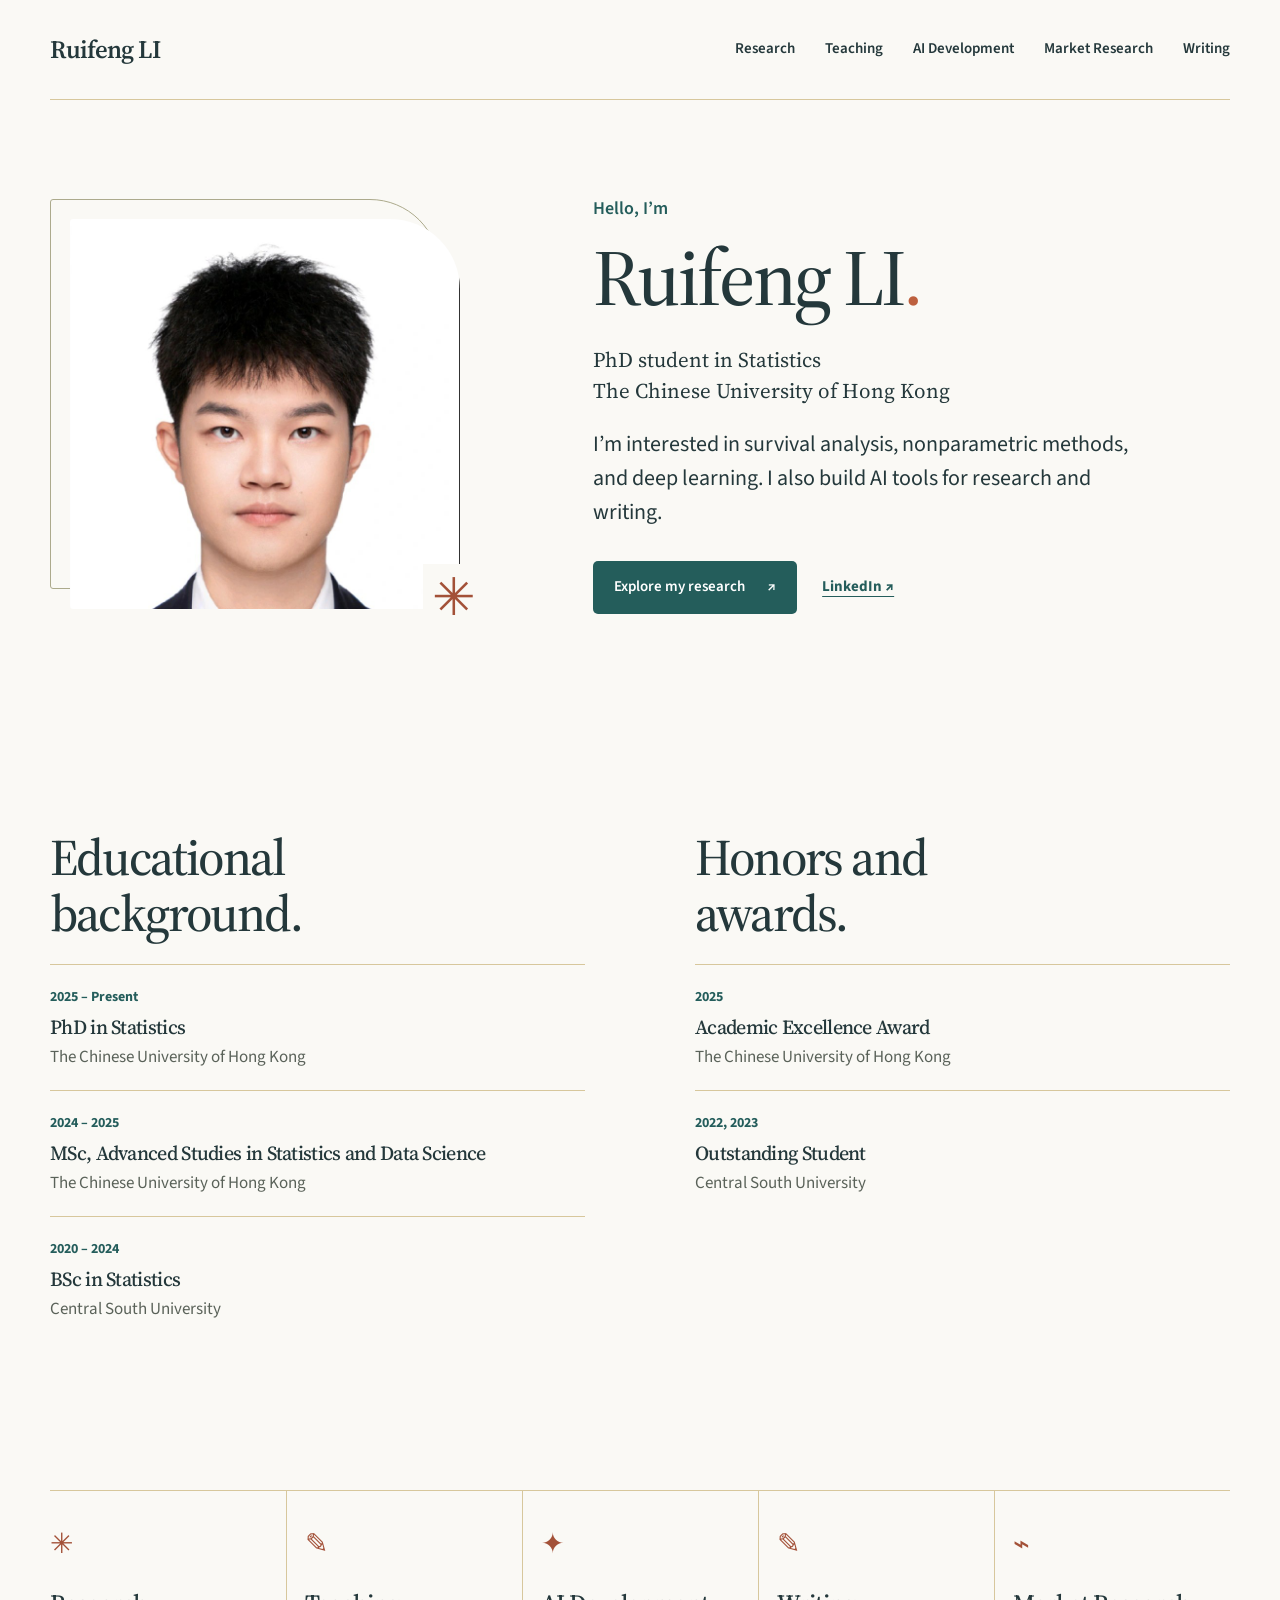
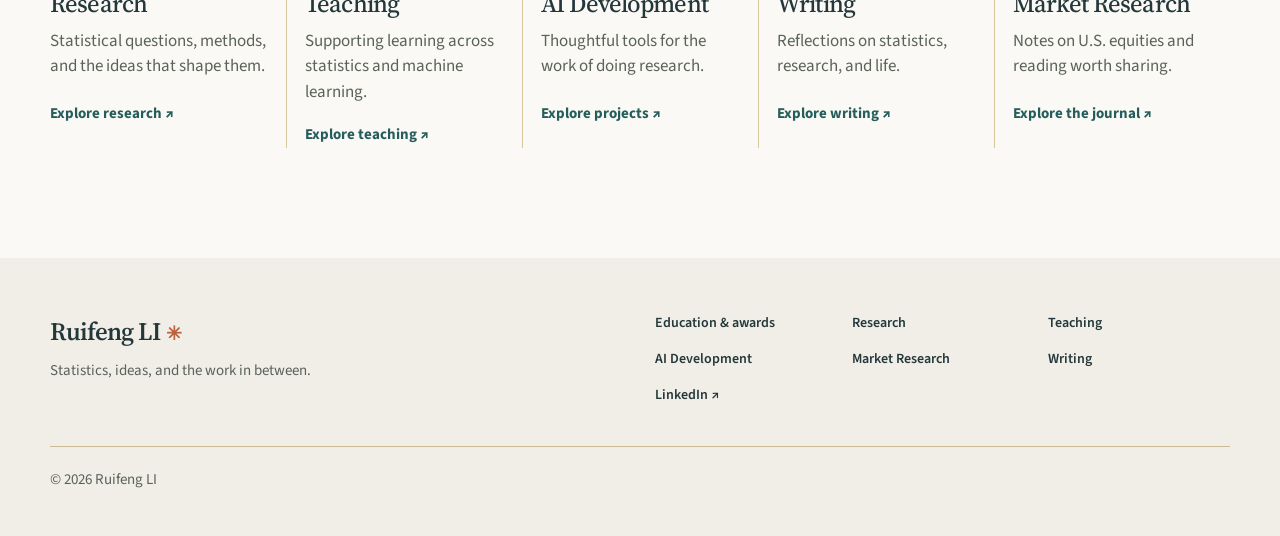
<file: index.html>
<!doctype html><html lang="en"><head><meta charset="utf-8"><meta name="viewport" content="width=device-width,initial-scale=1"><meta name="description" content="Ruifeng LI — statistics research, AI development, teaching, and market research."><title>Home | Ruifeng LI</title><link rel="preconnect" href="https://fonts.googleapis.com"><link rel="preconnect" href="https://fonts.gstatic.com" crossorigin><link href="https://fonts.googleapis.com/css2?family=Source+Sans+3:wght@400;500;600;700&family=Source+Serif+4:opsz,wght@8..60,400;8..60,500;8..60,600&display=swap" rel="stylesheet"><link rel="stylesheet" href="style.css"><script src="app.js" defer></script></head><body><a class="skip" href="#main">Skip to content</a><header class="header wrap"><a class="brand" href="index.html" aria-label="Ruifeng LI, home">Ruifeng LI</a><button class="menu-toggle" aria-expanded="false" aria-controls="nav">Menu <span>☰</span></button><nav id="nav" aria-label="Main navigation"><a href="research.html">Research</a><a href="teaching.html">Teaching</a><a href="ai-development.html">AI Development</a><a href="market-research.html">Market Research</a><a href="writing.html">Writing</a></nav></header><main id="main"><section class="hero wrap"><div class="portrait-frame"><img src="profile.jpg" alt="Ruifeng LI" class="portrait"><span class="portrait-mark" aria-hidden="true">✳</span></div><div class="intro"><p class="hello">Hello, I’m</p><h1>Ruifeng LI<span class="period">.</span></h1><p class="role">PhD student in Statistics<br>The Chinese University of Hong Kong</p><p class="lede">I’m interested in survival analysis, nonparametric methods, and deep learning. I also build AI tools for research and writing.</p><div class="actions"><a class="button" href="research.html">Explore my research <span>↗</span></a><a class="text-link" href="https://www.linkedin.com/in/ruifeng-li-78461b2b7/">LinkedIn ↗</a></div></div></section>
<section class="wrap closing-grid" id="education"><div><h2>Educational<br>background.</h2><div class="timeline"><article><span>2025 – Present</span><h3>PhD in Statistics</h3><p>The Chinese University of Hong Kong</p></article><article><span>2024 – 2025</span><h3>MSc, Advanced Studies in Statistics and Data Science</h3><p>The Chinese University of Hong Kong</p></article><article><span>2020 – 2024</span><h3>BSc in Statistics</h3><p>Central South University</p></article></div></div><div><h2>Honors and<br>awards.</h2><div class="timeline"><article><span>2025</span><h3>Academic Excellence Award</h3><p>The Chinese University of Hong Kong</p></article><article><span>2022, 2023</span><h3>Outstanding Student</h3><p>Central South University</p></article></div></div></section><section class="pathways wrap"><div class="section-heading"><div></div></div><div class="paths"><a href="research.html"><span class="path-icon">✳</span><h3>Research</h3><p>Statistical questions, methods, and the ideas that shape them.</p><span class="path-link">Explore research ↗</span></a><a href="teaching.html"><span class="path-icon">✎</span><h3>Teaching</h3><p>Supporting learning across statistics and machine learning.</p><span class="path-link">Explore teaching ↗</span></a><a href="ai-development.html"><span class="path-icon">✦</span><h3>AI Development</h3><p>Thoughtful tools for the work of doing research.</p><span class="path-link">Explore projects ↗</span></a><a href="writing.html"><span class="path-icon">✎</span><h3>Writing</h3><p>Reflections on statistics, research, and life.</p><span class="path-link">Explore writing ↗</span></a><a href="market-research.html"><span class="path-icon">⌁</span><h3>Market Research</h3><p>Notes on U.S. equities and reading worth sharing.</p><span class="path-link">Explore the journal ↗</span></a></div></section>
</main><footer><div class="wrap footer-inner"><div><a class="footer-brand" href="index.html">Ruifeng LI<span>✳</span></a><p>Statistics, ideas, and the work in between.</p></div><div class="footer-links"><a href="index.html#education">Education &amp; awards</a><a href="research.html">Research</a><a href="teaching.html">Teaching</a><a href="ai-development.html">AI Development</a><a href="market-research.html">Market Research</a><a href="writing.html">Writing</a><a href="https://www.linkedin.com/in/ruifeng-li-78461b2b7/">LinkedIn ↗</a></div><p class="copyright">© 2026 Ruifeng LI</p></div></footer></body></html>
</file>
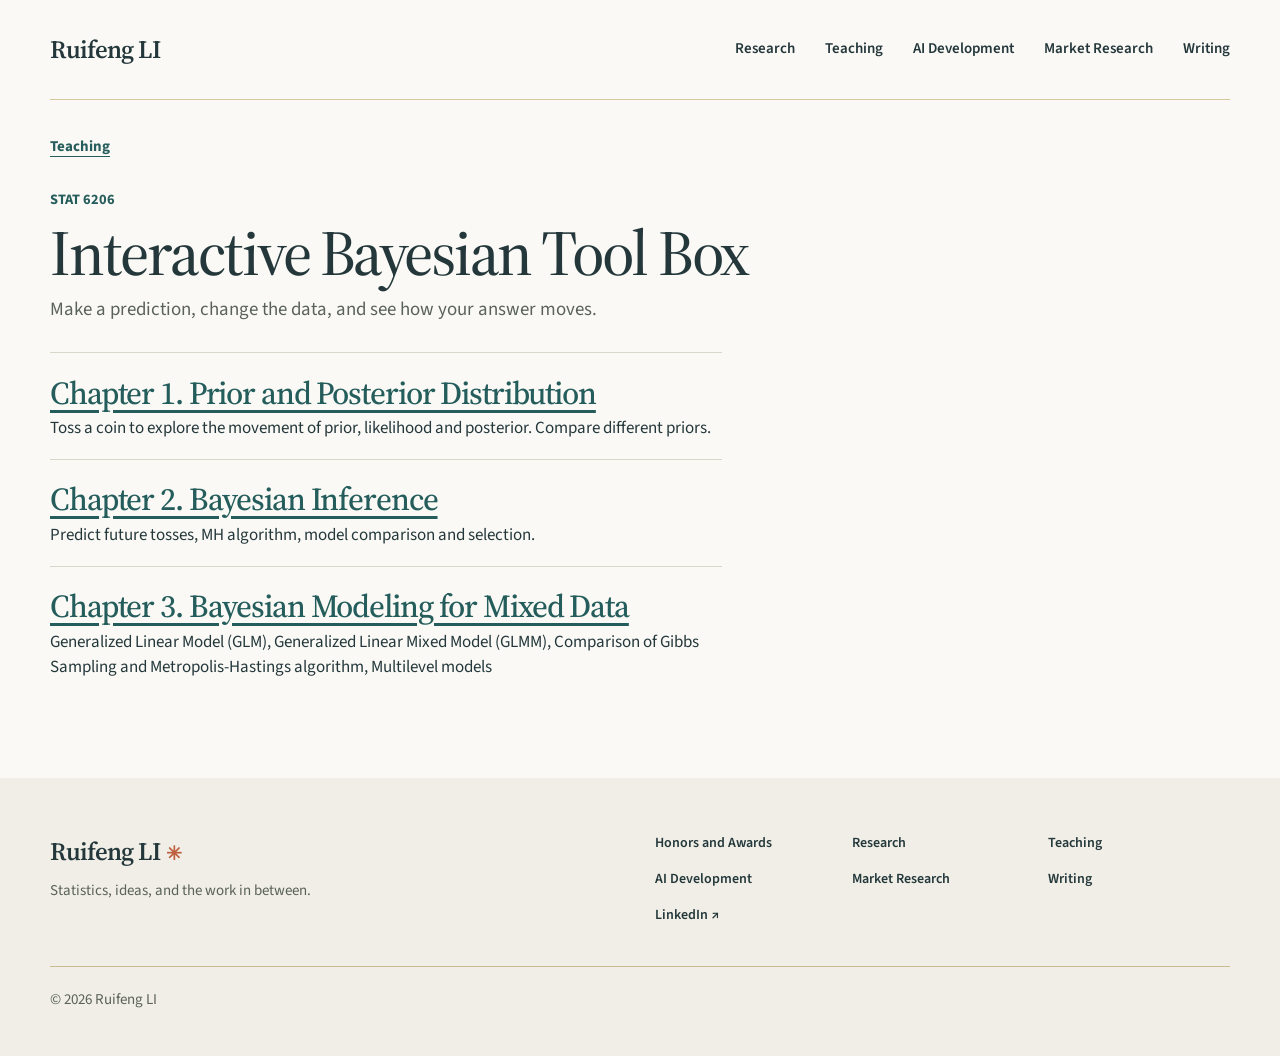
<file: interactive_bayes_tutorial/index.html>
<!doctype html><html lang="en"><head><meta charset="utf-8"><meta name="viewport" content="width=device-width,initial-scale=1"><meta name="description" content="Ruifeng LI — statistics research, AI development, teaching, and market research."><title>Interactive Bayesian Tool Box | Ruifeng LI</title><link rel="preconnect" href="https://fonts.googleapis.com"><link rel="preconnect" href="https://fonts.gstatic.com" crossorigin><link href="https://fonts.googleapis.com/css2?family=Source+Sans+3:wght@400;500;600;700&family=Source+Serif+4:opsz,wght@8..60,400;8..60,500;8..60,600&display=swap" rel="stylesheet"><link rel="stylesheet" href="../style.css"><script src="../app.js" defer></script><link rel="stylesheet" href="assets/tutorial.css?v=608a0d229a30"></head><body><a class="skip" href="#main">Skip to content</a><header class="header wrap"><a class="brand" href="../index.html" aria-label="Ruifeng LI, home">Ruifeng LI</a><button class="menu-toggle" aria-expanded="false" aria-controls="nav">Menu <span>☰</span></button><nav id="nav" aria-label="Main navigation"><a href="../research.html">Research</a><a href="../teaching.html">Teaching</a><a href="../ai-development.html">AI Development</a><a href="../market-research.html">Market Research</a><a href="../writing.html">Writing</a></nav></header><main id="main"><article class="wrap bayes-page bayes-index">
  <a class="text-link" href="../teaching.html">Teaching</a>
  <p class="bayes-context">STAT 6206</p>
  <h1>Interactive Bayesian Tool Box</h1>
  <p class="bayes-intro">Make a prediction, change the data, and see how your answer moves.</p>
  <div class="bayes-chapter-link">
    <h2><a href="ch01.html">Chapter 1. Prior and Posterior Distribution</a></h2>
    <p>Toss a coin to explore the movement of prior, likelihood and posterior. Compare different priors.</p>
  </div>
  <div class="bayes-chapter-link">
    <h2><a href="ch02.html">Chapter 2. Bayesian Inference</a></h2>
    <p>Predict future tosses, MH algorithm, model comparison and selection.</p>
  </div>
  <div class="bayes-chapter-link">
    <h2><a href="ch03.html">Chapter 3. Bayesian Modeling for Mixed Data</a></h2>
    <p>Generalized Linear Model (GLM), Generalized Linear Mixed Model (GLMM), Comparison of Gibbs Sampling and Metropolis-Hastings algorithm, Multilevel models</p>
  </div>
</article>
</main><footer><div class="wrap footer-inner"><div><a class="footer-brand" href="../index.html">Ruifeng LI<span>✳</span></a><p>Statistics, ideas, and the work in between.</p></div><div class="footer-links"><a href="../index.html#honors">Honors and Awards</a><a href="../research.html">Research</a><a href="../teaching.html">Teaching</a><a href="../ai-development.html">AI Development</a><a href="../market-research.html">Market Research</a><a href="../writing.html">Writing</a><a href="https://www.linkedin.com/in/ruifeng-li-78461b2b7/">LinkedIn ↗</a></div><p class="copyright">© 2026 Ruifeng LI</p></div></footer></body></html>
</file>
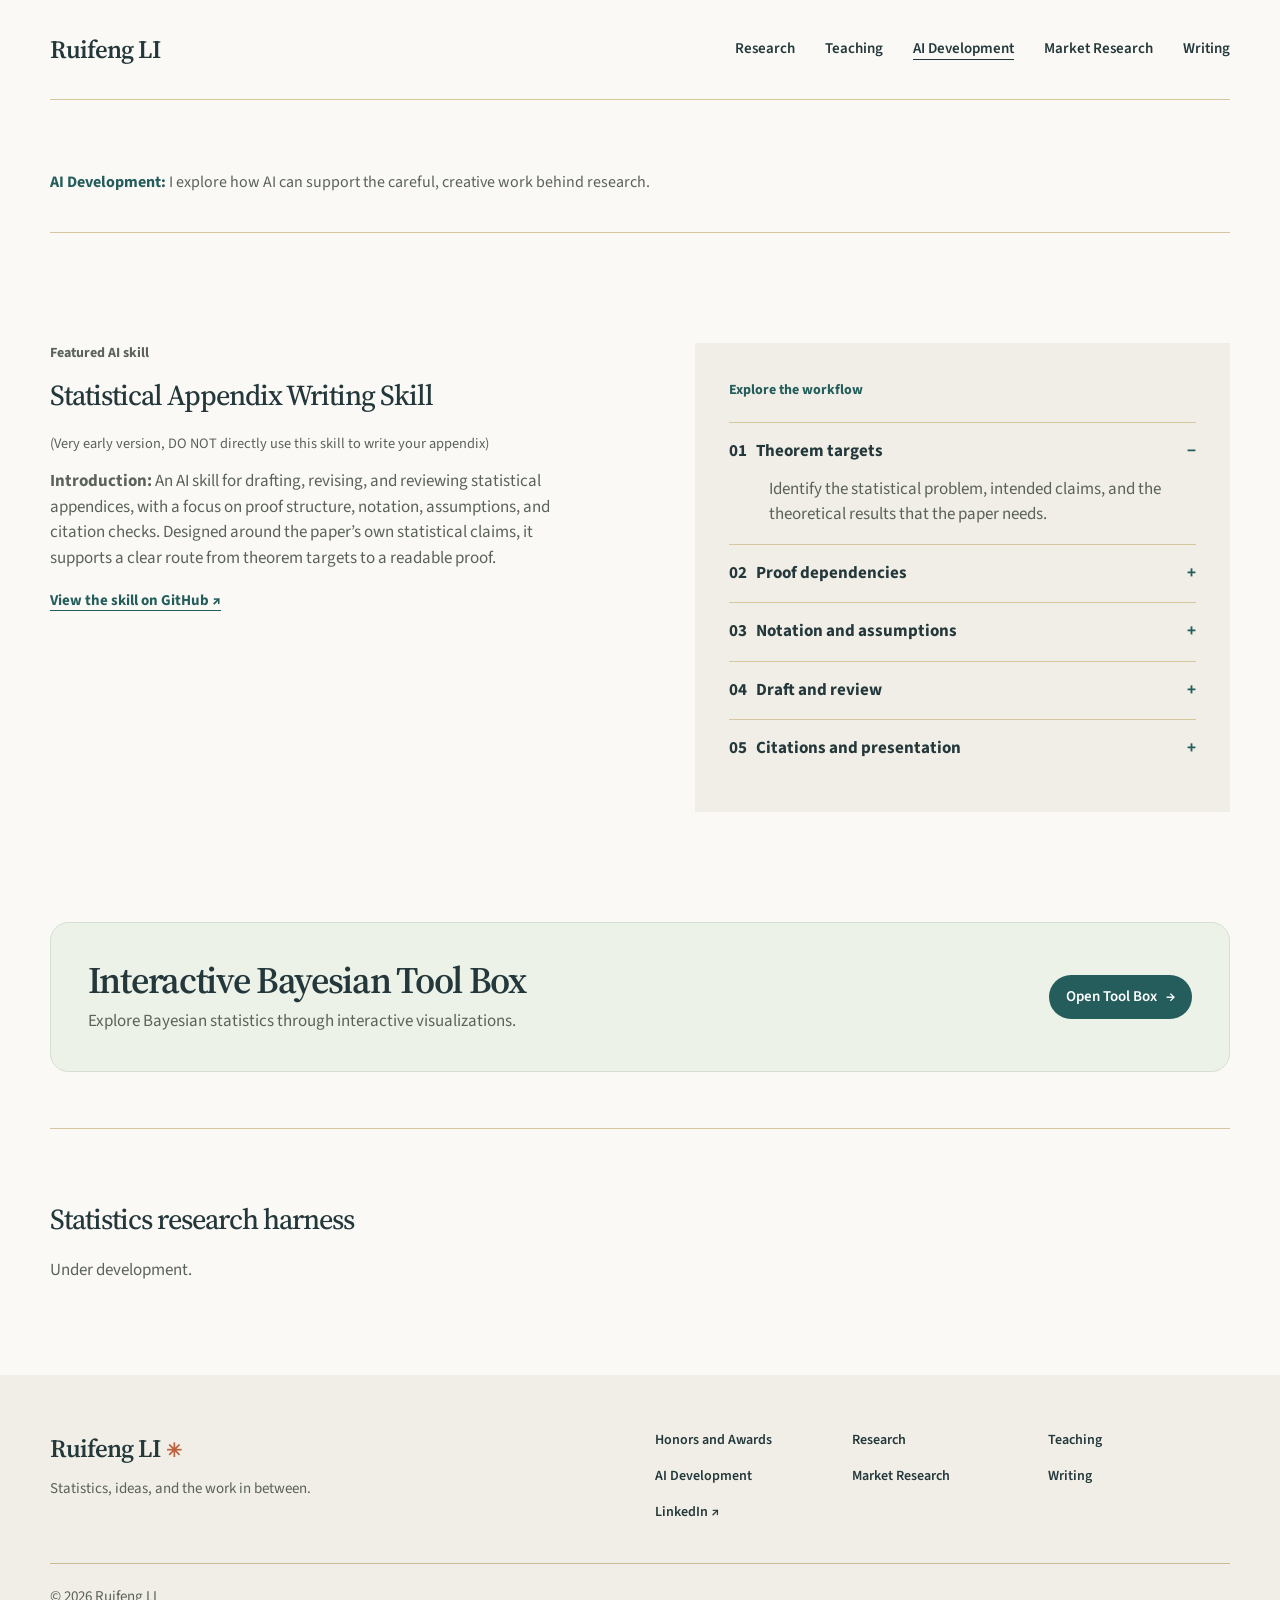
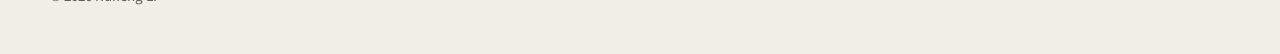
<file: ai-development.html>
<!doctype html><html lang="en"><head><meta charset="utf-8"><meta name="viewport" content="width=device-width,initial-scale=1"><meta name="description" content="Ruifeng LI — statistics research, AI development, teaching, and market research."><title>AI Development | Ruifeng LI</title><link rel="preconnect" href="https://fonts.googleapis.com"><link rel="preconnect" href="https://fonts.gstatic.com" crossorigin><link href="https://fonts.googleapis.com/css2?family=Source+Sans+3:wght@400;500;600;700&family=Source+Serif+4:opsz,wght@8..60,400;8..60,500;8..60,600&display=swap" rel="stylesheet"><link rel="stylesheet" href="style.css"><script src="app.js" defer></script></head><body><a class="skip" href="#main">Skip to content</a><header class="header wrap"><a class="brand" href="index.html" aria-label="Ruifeng LI, home">Ruifeng LI</a><button class="menu-toggle" aria-expanded="false" aria-controls="nav">Menu <span>☰</span></button><nav id="nav" aria-label="Main navigation"><a href="research.html">Research</a><a href="teaching.html">Teaching</a><a href="ai-development.html" aria-current="page">AI Development</a><a href="market-research.html">Market Research</a><a href="writing.html">Writing</a></nav></header><main id="main"><section class="page-hero wrap compact-intro"><h1>AI Development:</h1> <p>I explore how AI can support the careful, creative work behind research.</p></section><section class="wrap project-grid"><div><p class="kicker">Featured AI skill</p><h2 class="skill-title">Statistical Appendix Writing Skill</h2><p class="skill-version-note">(Very early version, DO NOT directly use this skill to write your appendix)</p><p><strong>Introduction:</strong> An AI skill for drafting, revising, and reviewing statistical appendices, with a focus on proof structure, notation, assumptions, and citation checks. Designed around the paper’s own statistical claims, it supports a clear route from theorem targets to a readable proof.</p><a class="under-link" href="https://github.com/RockyLI-20/Statistical-Appendix-Writing-Skill">View the skill on GitHub ↗</a></div><div class="workflow-box"><span class="small-label">Explore the workflow</span><div class="workflow"><div class="workflow-step"><button class="disclosure-button" aria-expanded="true" aria-controls="workflow-0"><span>01 &nbsp; Theorem targets</span><span aria-hidden="true">−</span></button><div id="workflow-0" class="disclosure-panel" ><p>Identify the statistical problem, intended claims, and the theoretical results that the paper needs.</p></div></div><div class="workflow-step"><button class="disclosure-button" aria-expanded="false" aria-controls="workflow-1"><span>02 &nbsp; Proof dependencies</span><span aria-hidden="true">+</span></button><div id="workflow-1" class="disclosure-panel" hidden><p>Work backwards from each result to the assumptions and lemmas that support it.</p></div></div><div class="workflow-step"><button class="disclosure-button" aria-expanded="false" aria-controls="workflow-2"><span>03 &nbsp; Notation and assumptions</span><span aria-hidden="true">+</span></button><div id="workflow-2" class="disclosure-panel" hidden><p>Align notation across the manuscript and make the role of each assumption explicit.</p></div></div><div class="workflow-step"><button class="disclosure-button" aria-expanded="false" aria-controls="workflow-3"><span>04 &nbsp; Draft and review</span><span aria-hidden="true">+</span></button><div id="workflow-3" class="disclosure-panel" hidden><p>Develop or examine proofs while preserving the model, estimator, and scope of the paper.</p></div></div><div class="workflow-step"><button class="disclosure-button" aria-expanded="false" aria-controls="workflow-4"><span>05 &nbsp; Citations and presentation</span><span aria-hidden="true">+</span></button><div id="workflow-4" class="disclosure-panel" hidden><p>Check sources, references, and the readability of the mathematical argument.</p></div></div></div></div></section><div class="wrap toolbox-feature"><section class="toolbox-card" id="interactive-bayesian-tool-box" aria-labelledby="toolbox-card-title">
    <div><h2 id="toolbox-card-title" class="toolbox-card-title">Interactive Bayesian Tool Box</h2>
    <p>Explore Bayesian statistics through interactive visualizations.</p></div>
    <a class="button toolbox-card-link" href="interactive_bayes_tutorial/index.html">Open Tool Box <span aria-hidden="true">→</span></a>
    </section></div><section class="wrap simple-section project-upcoming"><h2 class="skill-title">Statistics research harness</h2><p>Under development.</p></section></main><footer><div class="wrap footer-inner"><div><a class="footer-brand" href="index.html">Ruifeng LI<span>✳</span></a><p>Statistics, ideas, and the work in between.</p></div><div class="footer-links"><a href="index.html#honors">Honors and Awards</a><a href="research.html">Research</a><a href="teaching.html">Teaching</a><a href="ai-development.html">AI Development</a><a href="market-research.html">Market Research</a><a href="writing.html">Writing</a><a href="https://www.linkedin.com/in/ruifeng-li-78461b2b7/">LinkedIn ↗</a></div><p class="copyright">© 2026 Ruifeng LI</p></div></footer></body></html>
</file>
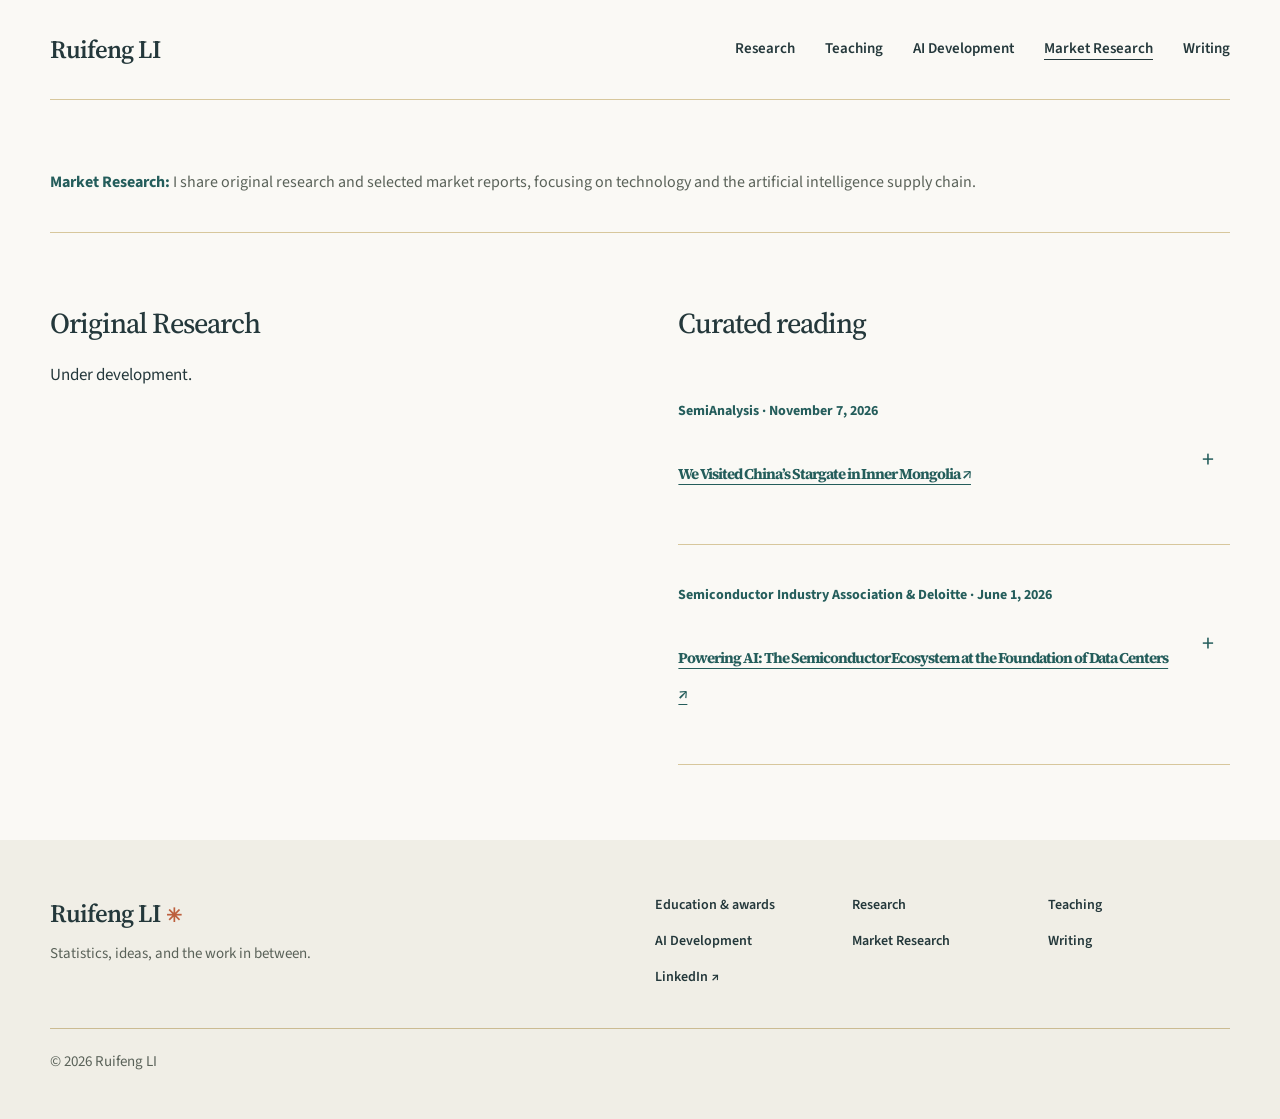
<file: market-research.html>
<!doctype html><html lang="en"><head><meta charset="utf-8"><meta name="viewport" content="width=device-width,initial-scale=1"><meta name="description" content="Ruifeng LI — statistics research, AI development, teaching, and market research."><title>Market Research | Ruifeng LI</title><link rel="preconnect" href="https://fonts.googleapis.com"><link rel="preconnect" href="https://fonts.gstatic.com" crossorigin><link href="https://fonts.googleapis.com/css2?family=Source+Sans+3:wght@400;500;600;700&family=Source+Serif+4:opsz,wght@8..60,400;8..60,500;8..60,600&display=swap" rel="stylesheet"><link rel="stylesheet" href="style.css"><script src="app.js" defer></script></head><body><a class="skip" href="#main">Skip to content</a><header class="header wrap"><a class="brand" href="index.html" aria-label="Ruifeng LI, home">Ruifeng LI</a><button class="menu-toggle" aria-expanded="false" aria-controls="nav">Menu <span>☰</span></button><nav id="nav" aria-label="Main navigation"><a href="research.html">Research</a><a href="teaching.html">Teaching</a><a href="ai-development.html">AI Development</a><a href="market-research.html" aria-current="page">Market Research</a><a href="writing.html">Writing</a></nav></header><main id="main"><section class="page-hero wrap compact-intro"><h1>Market Research:</h1> <p>I share original research and selected market reports, focusing on technology and the artificial intelligence supply chain.</p></section><section class="wrap simple-section market-columns"><div><h1 class="skill-title">Original Research</h1><p>Under development.</p></div><div class="curated-reading"><h2 class="skill-title">Curated reading</h2><article class="reading-entry"><p class="kicker">SemiAnalysis · <time datetime="2026-11-07">November 7, 2026</time></p><div class="reading-heading"><h3><a class="under-link" href="https://newsletter.semianalysis.com/p/we-visited-chinas-stargate-in-inner">We Visited China’s Stargate in Inner Mongolia ↗</a></h3><button class="disclosure-button reading-toggle" aria-expanded="false" aria-controls="reading-semi" aria-label="Show summary of We Visited China’s Stargate in Inner Mongolia"><span aria-hidden="true">+</span></button></div><div id="reading-semi" class="disclosure-panel" hidden><ul><li>SemiAnalysis visits Envision’s Galaxy data center in Ulanqab, planned for up to 800 MW of IT capacity.</li><li>A 5 MW pilot uses solid-state transformers to deliver 800 V DC power to the data center.</li><li>The site combines a shared water-cooling loop without central chillers with wind generation and battery storage.</li></ul></div></article><article class="reading-entry"><p class="kicker">Semiconductor Industry Association &amp; Deloitte · <time datetime="2026-06-01">June 1, 2026</time></p><div class="reading-heading"><h3><a class="under-link" href="https://www.semiconductors.org/wp-content/uploads/2026/05/Powering-AI_The-Semiconductor-Ecosystem-at-the-Foundation-of-Data-Centers_report.pdf">Powering AI: The Semiconductor Ecosystem at the Foundation of Data Centers ↗</a></h3><button class="disclosure-button reading-toggle" aria-expanded="false" aria-controls="reading-sia" aria-label="Show summary of Powering AI"><span aria-hidden="true">+</span></button></div><div id="reading-sia" class="disclosure-panel" hidden><ul><li>The report estimates that semiconductors account for more than 95% of the content value of a leading AI server rack.</li><li>AI infrastructure depends on a broad chip ecosystem spanning accelerators, memory, networking, and power management.</li><li>It projects annual global AI data-center semiconductor revenue could exceed $1.2 trillion by 2028.</li></ul></div></article></div></section></main><footer><div class="wrap footer-inner"><div><a class="footer-brand" href="index.html">Ruifeng LI<span>✳</span></a><p>Statistics, ideas, and the work in between.</p></div><div class="footer-links"><a href="index.html#education">Education &amp; awards</a><a href="research.html">Research</a><a href="teaching.html">Teaching</a><a href="ai-development.html">AI Development</a><a href="market-research.html">Market Research</a><a href="writing.html">Writing</a><a href="https://www.linkedin.com/in/ruifeng-li-78461b2b7/">LinkedIn ↗</a></div><p class="copyright">© 2026 Ruifeng LI</p></div></footer></body></html>
</file>
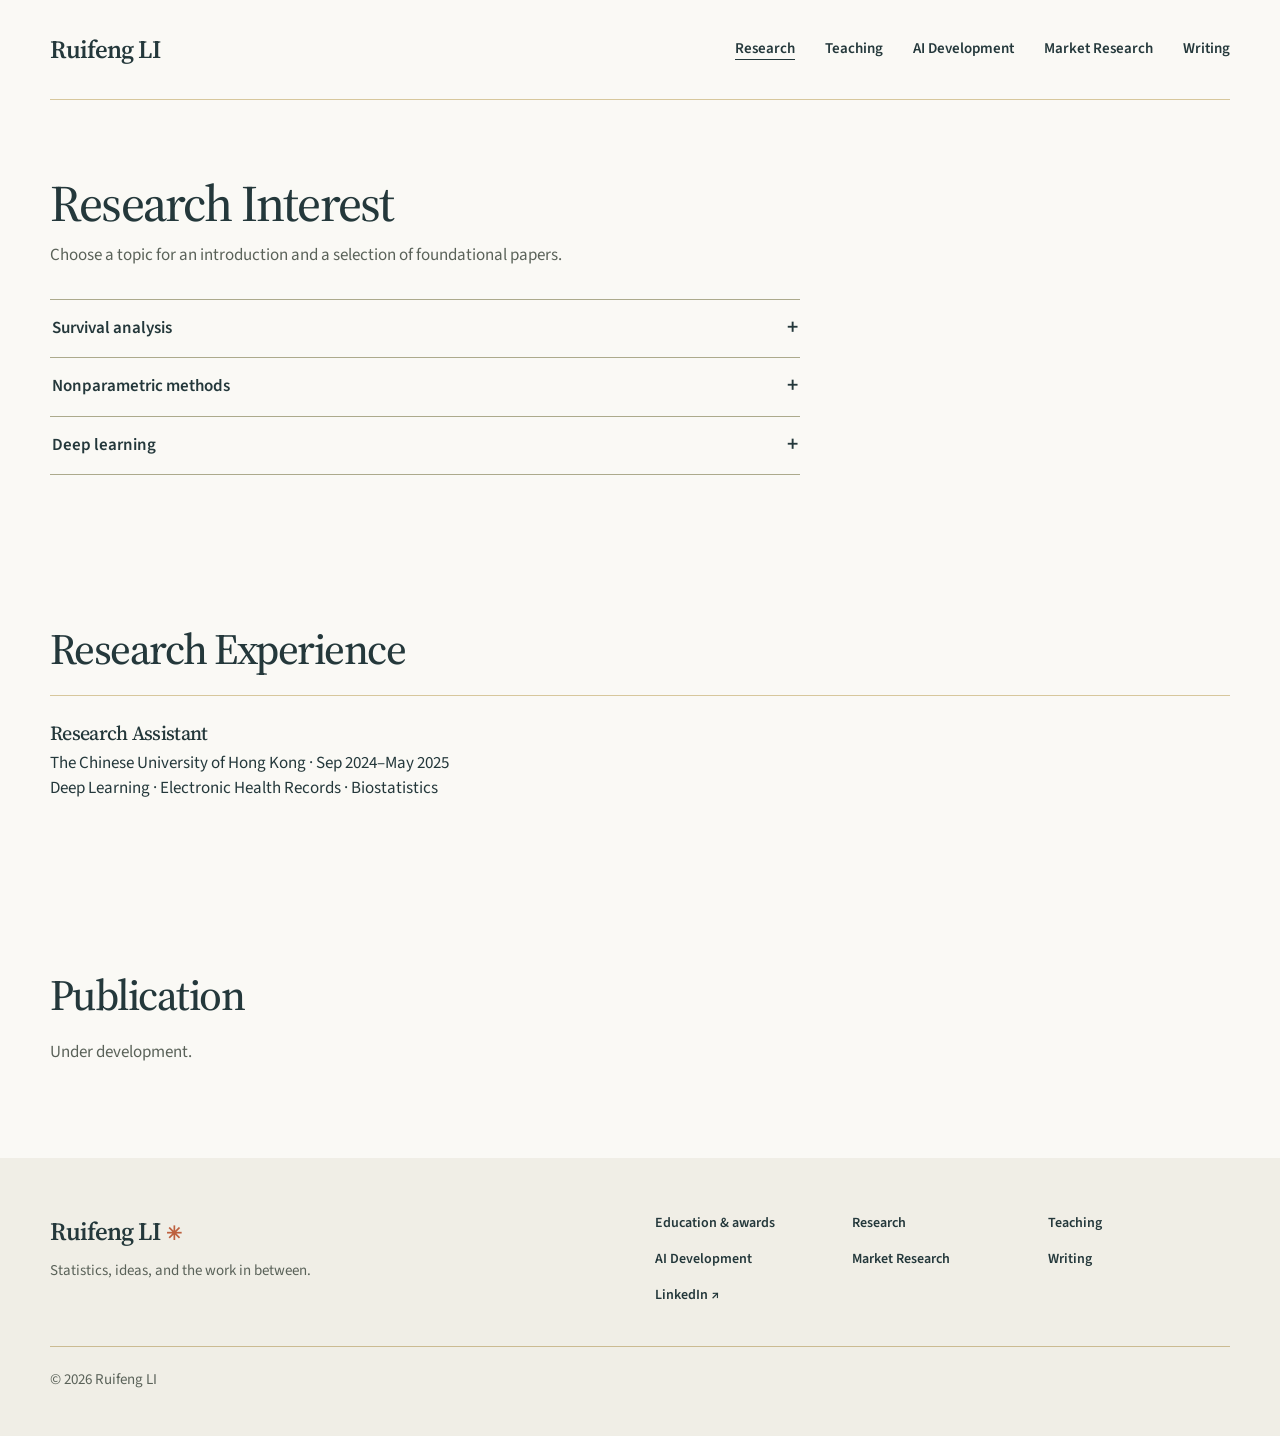
<file: research.html>
<!doctype html><html lang="en"><head><meta charset="utf-8"><meta name="viewport" content="width=device-width,initial-scale=1"><meta name="description" content="Ruifeng LI — statistics research, AI development, teaching, and market research."><title>Research | Ruifeng LI</title><link rel="preconnect" href="https://fonts.googleapis.com"><link rel="preconnect" href="https://fonts.gstatic.com" crossorigin><link href="https://fonts.googleapis.com/css2?family=Source+Sans+3:wght@400;500;600;700&family=Source+Serif+4:opsz,wght@8..60,400;8..60,500;8..60,600&display=swap" rel="stylesheet"><link rel="stylesheet" href="style.css"><script src="app.js" defer></script></head><body><a class="skip" href="#main">Skip to content</a><header class="header wrap"><a class="brand" href="index.html" aria-label="Ruifeng LI, home">Ruifeng LI</a><button class="menu-toggle" aria-expanded="false" aria-controls="nav">Menu <span>☰</span></button><nav id="nav" aria-label="Main navigation"><a href="research.html" aria-current="page">Research</a><a href="teaching.html">Teaching</a><a href="ai-development.html">AI Development</a><a href="market-research.html">Market Research</a><a href="writing.html">Writing</a></nav></header><main id="main"><section class="wrap research-topics"><div class="research-heading"><h1>Research Interest</h1><p>Choose a topic for an introduction and a selection of foundational papers.</p></div><div class="topic-buttons"><button class="topic-button" data-topic="0" aria-expanded="false" aria-controls="topic-panel-0"><span>Survival analysis</span><span aria-hidden="true">+</span></button><section id="topic-panel-0" class="topic-panel" hidden aria-live="polite"></section><button class="topic-button" data-topic="1" aria-expanded="false" aria-controls="topic-panel-1"><span>Nonparametric methods</span><span aria-hidden="true">+</span></button><section id="topic-panel-1" class="topic-panel" hidden aria-live="polite"></section><button class="topic-button" data-topic="2" aria-expanded="false" aria-controls="topic-panel-2"><span>Deep learning</span><span aria-hidden="true">+</span></button><section id="topic-panel-2" class="topic-panel" hidden aria-live="polite"></section></div></section><section class="wrap simple-section"><h2>Research Experience</h2><div class="timeline"><article><h3>Research Assistant</h3><p>The Chinese University of Hong Kong · Sep 2024–May 2025</p><p>Deep Learning · Electronic Health Records · Biostatistics</p></article></div></section><section class="wrap simple-section"><h2>Publication</h2><p>Under development.</p></section></main><footer><div class="wrap footer-inner"><div><a class="footer-brand" href="index.html">Ruifeng LI<span>✳</span></a><p>Statistics, ideas, and the work in between.</p></div><div class="footer-links"><a href="index.html#education">Education &amp; awards</a><a href="research.html">Research</a><a href="teaching.html">Teaching</a><a href="ai-development.html">AI Development</a><a href="market-research.html">Market Research</a><a href="writing.html">Writing</a><a href="https://www.linkedin.com/in/ruifeng-li-78461b2b7/">LinkedIn ↗</a></div><p class="copyright">© 2026 Ruifeng LI</p></div></footer></body></html>
</file>
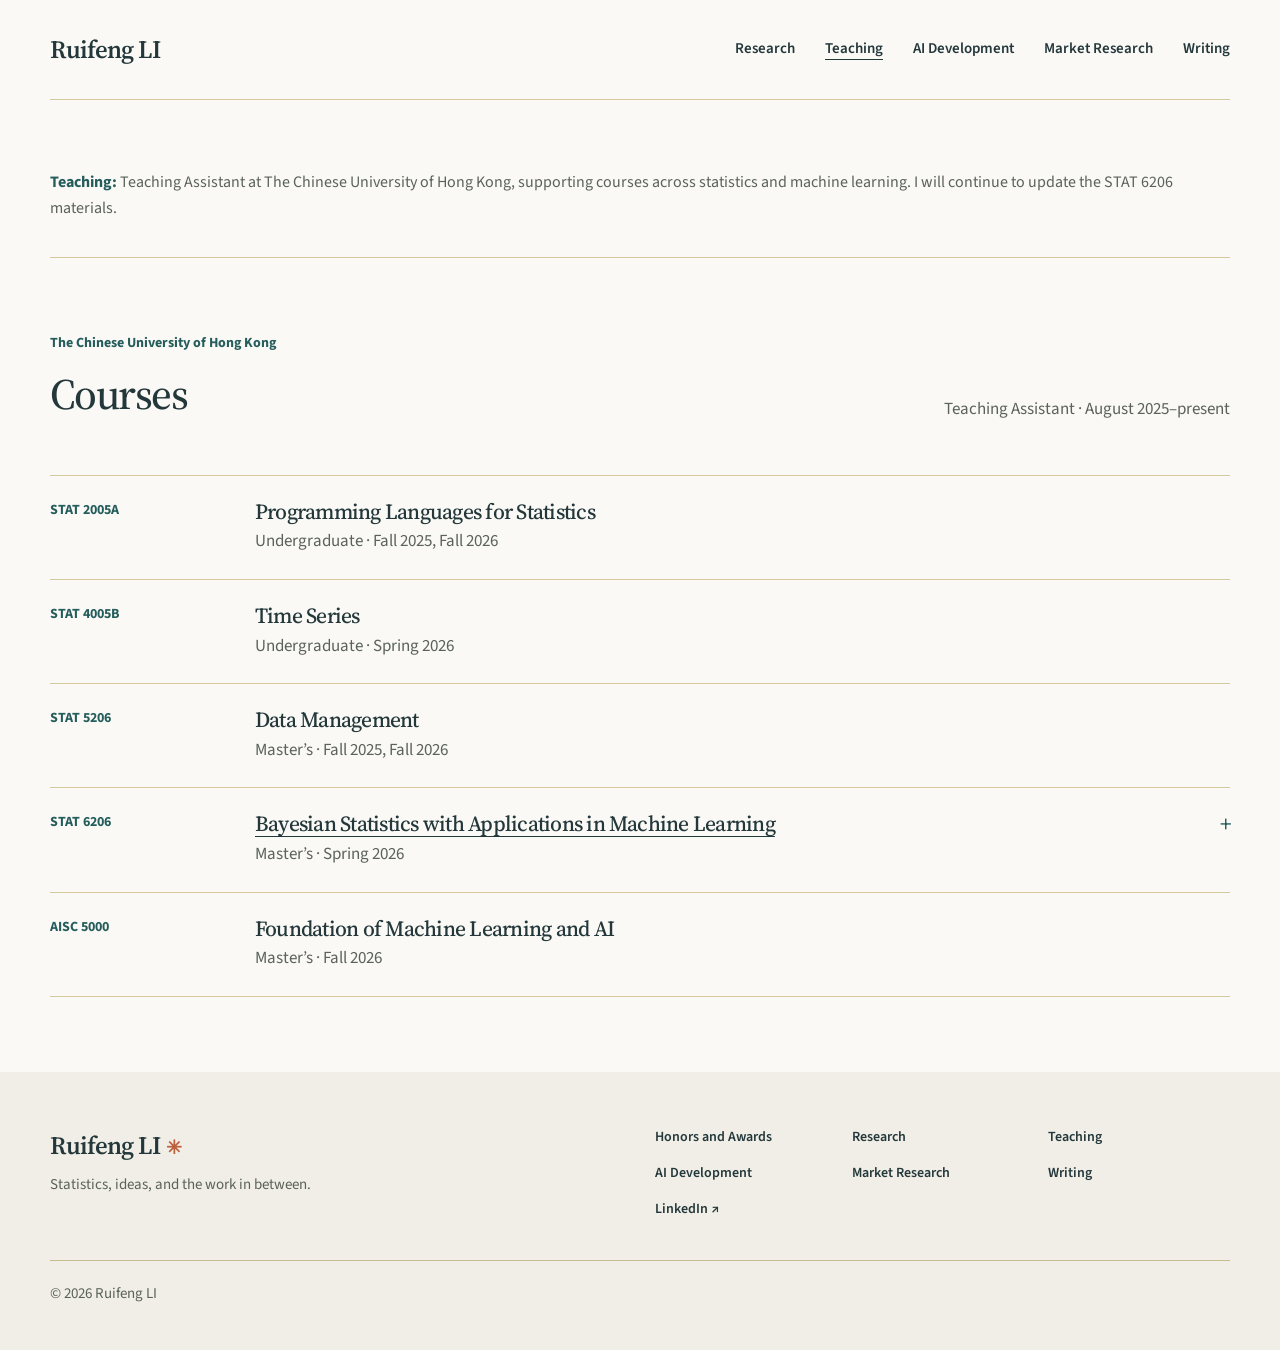
<file: teaching.html>
<!doctype html><html lang="en"><head><meta charset="utf-8"><meta name="viewport" content="width=device-width,initial-scale=1"><meta name="description" content="Ruifeng LI — statistics research, AI development, teaching, and market research."><title>Teaching | Ruifeng LI</title><link rel="preconnect" href="https://fonts.googleapis.com"><link rel="preconnect" href="https://fonts.gstatic.com" crossorigin><link href="https://fonts.googleapis.com/css2?family=Source+Sans+3:wght@400;500;600;700&family=Source+Serif+4:opsz,wght@8..60,400;8..60,500;8..60,600&display=swap" rel="stylesheet"><link rel="stylesheet" href="style.css"><script src="app.js" defer></script></head><body><a class="skip" href="#main">Skip to content</a><header class="header wrap"><a class="brand" href="index.html" aria-label="Ruifeng LI, home">Ruifeng LI</a><button class="menu-toggle" aria-expanded="false" aria-controls="nav">Menu <span>☰</span></button><nav id="nav" aria-label="Main navigation"><a href="research.html">Research</a><a href="teaching.html" aria-current="page">Teaching</a><a href="ai-development.html">AI Development</a><a href="market-research.html">Market Research</a><a href="writing.html">Writing</a></nav></header><main id="main"><section class="page-hero wrap compact-intro"><h1>Teaching:</h1> <p>Teaching Assistant at The Chinese University of Hong Kong, supporting courses across statistics and machine learning. I will continue to update the STAT 6206 materials.</p></section><section class="wrap simple-section"><div class="section-heading"><div><p class="kicker">The Chinese University of Hong Kong</p><h2>Courses</h2></div><p>Teaching Assistant · August 2025–present</p></div><div class="course-list"><article class="course"><span class="course-code">STAT 2005A</span><div><h3>Programming Languages for Statistics</h3><p>Undergraduate · Fall 2025, Fall 2026</p></div></article><article class="course"><span class="course-code">STAT 4005B</span><div><h3>Time Series</h3><p>Undergraduate · Spring 2026</p></div></article><article class="course"><span class="course-code">STAT 5206</span><div><h3>Data Management</h3><p>Master’s · Fall 2025, Fall 2026</p></div></article><article class="course"><span class="course-code">STAT 6206</span><div><h3><button class="disclosure-button" aria-expanded="false" aria-controls="course-materials"><span class="course-link">Bayesian Statistics with Applications in Machine Learning</span><span aria-hidden="true">+</span></button></h3><p>Master’s · Spring 2026</p><div id="course-materials" class="disclosure-panel" hidden>
<section class="toolbox-card" id="interactive-bayesian-tool-box" aria-labelledby="toolbox-card-title">
    <div><h4 id="toolbox-card-title" class="toolbox-card-title">Interactive Bayesian Tool Box</h4>
    <p>Explore Bayesian statistics through interactive visualizations.</p></div>
    <a class="button toolbox-card-link" href="interactive_bayes_tutorial/index.html">Open Tool Box <span aria-hidden="true">→</span></a>
    </section>
<h4>Assignment</h4><ul class="material-list"><li><span>Assignment 1 · 2025–26</span> <a class="material-download" href="materials/assignment-1.pdf">Download PDF</a> <a class="material-download" href="materials/assignment-1-solution.pdf">Download Solution</a></li><li><span>Assignment 2 · 2025–26</span> <a class="material-download" href="materials/assignment-2-2026.pdf">Download PDF</a> </li><li><span>Assignment 2 · 2024–25</span> <a class="material-download" href="materials/assignment-2-2025.pdf">Download PDF</a> </li></ul>
<h4>Tutorial</h4><ul class="material-list"><li><span>PyMC tutorial · 2026</span> <a class="material-download" href="materials/tutorial-pymc.pdf">Download PDF</a> <a class="material-download" href="materials/tutorial-pymc-code-and-data.zip" download>Download code and data</a></li><li><span>WinBUGS tutorial · 2025 (Made by 2025 TA, Yuyang HE)</span> <a class="material-download" href="materials/tutorial-winbugs.pdf">Download PDF</a> <a class="material-download" href="materials/tutorial-winbugs-code-and-data.zip" download>Download code and data</a></li><li><span>Introduction to WinBUGS · Appendix B</span> <a class="material-download" href="materials/winbugs-appendix-b.pdf">Download PDF</a> </li></ul>
</div></div></article><article class="course"><span class="course-code">AISC 5000</span><div><h3>Foundation of Machine Learning and AI</h3><p>Master’s · Fall 2026</p></div></article></div></section></main><footer><div class="wrap footer-inner"><div><a class="footer-brand" href="index.html">Ruifeng LI<span>✳</span></a><p>Statistics, ideas, and the work in between.</p></div><div class="footer-links"><a href="index.html#honors">Honors and Awards</a><a href="research.html">Research</a><a href="teaching.html">Teaching</a><a href="ai-development.html">AI Development</a><a href="market-research.html">Market Research</a><a href="writing.html">Writing</a><a href="https://www.linkedin.com/in/ruifeng-li-78461b2b7/">LinkedIn ↗</a></div><p class="copyright">© 2026 Ruifeng LI</p></div></footer></body></html>
</file>
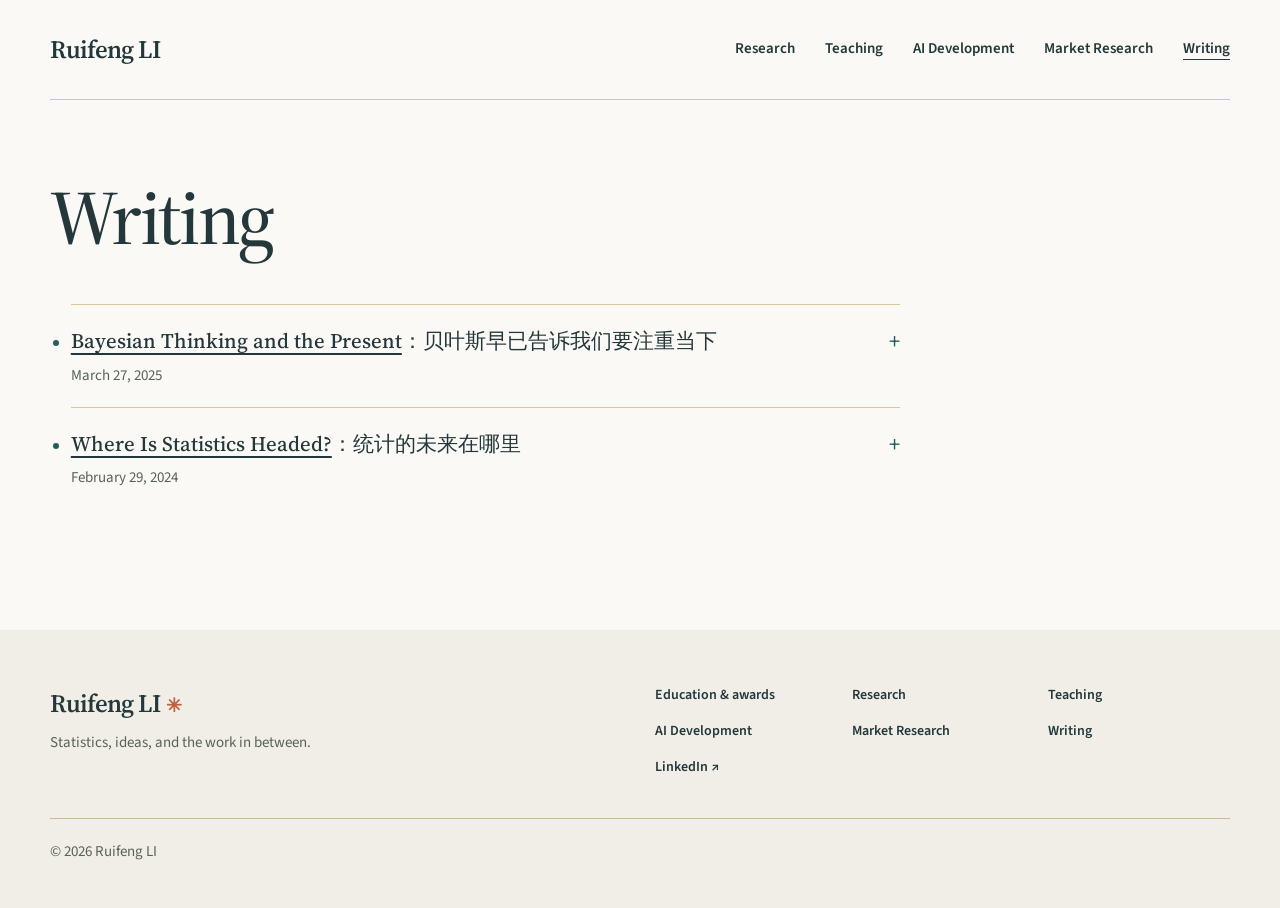
<file: writing.html>
<!doctype html><html lang="en"><head><meta charset="utf-8"><meta name="viewport" content="width=device-width,initial-scale=1"><meta name="description" content="Ruifeng LI — statistics research, AI development, teaching, and market research."><title>Writing | Ruifeng LI</title><link rel="preconnect" href="https://fonts.googleapis.com"><link rel="preconnect" href="https://fonts.gstatic.com" crossorigin><link href="https://fonts.googleapis.com/css2?family=Source+Sans+3:wght@400;500;600;700&family=Source+Serif+4:opsz,wght@8..60,400;8..60,500;8..60,600&display=swap" rel="stylesheet"><link rel="stylesheet" href="style.css"><script src="app.js" defer></script></head><body><a class="skip" href="#main">Skip to content</a><header class="header wrap"><a class="brand" href="index.html" aria-label="Ruifeng LI, home">Ruifeng LI</a><button class="menu-toggle" aria-expanded="false" aria-controls="nav">Menu <span>☰</span></button><nav id="nav" aria-label="Main navigation"><a href="research.html">Research</a><a href="teaching.html">Teaching</a><a href="ai-development.html">AI Development</a><a href="market-research.html">Market Research</a><a href="writing.html" aria-current="page">Writing</a></nav></header><main id="main"><section class="wrap simple-section writing-page"><h1>Writing</h1><ul class="writing-list"><li><div class="writing-entry"><button class="disclosure-button writing-button" aria-expanded="false" aria-controls="writing-bayesian"><span><span class="writing-title">Bayesian Thinking and the Present</span>：贝叶斯早已告诉我们要注重当下</span><span aria-hidden="true">+</span></button><time datetime="2025-03-27">March 27, 2025</time><div id="writing-bayesian" class="disclosure-panel" hidden><p>A personal reflection on Bayesian ideas as a metaphor for the relationship between past experience, present circumstances, and how we look toward the future.</p><a class="under-link" href="https://www.xiaohongshu.com/explore/67e544ed0000000009038f15?xsec_source=app_share&amp;xsec_token=CBWBcLWntOifDONyBG2C6jyX5lSdXPZHZuLErRGbNmgcE%3D">Read the original in Chinese ↗</a></div></div></li><li><div class="writing-entry"><button class="disclosure-button writing-button" aria-expanded="false" aria-controls="writing-statistics"><span><span class="writing-title">Where Is Statistics Headed?</span>：统计的未来在哪里</span><span aria-hidden="true">+</span></button><time datetime="2024-02-29">February 29, 2024</time><div id="writing-statistics" class="disclosure-panel" hidden><p>A reflection on statistical practice and education, considering significance thresholds, data quality, interpretability, prediction, and the paths students take through the field.</p><a class="under-link" href="https://www.xiaohongshu.com/explore/65e0742a000000000b00df53?xsec_source=app_share&amp;xsec_token=CBgQMGaC_FTVZQrI3muPL6a4tnIXVsAa2vkAwwapxe9Mc%3D">Read the original in Chinese ↗</a></div></div></li></ul></section></main><footer><div class="wrap footer-inner"><div><a class="footer-brand" href="index.html">Ruifeng LI<span>✳</span></a><p>Statistics, ideas, and the work in between.</p></div><div class="footer-links"><a href="index.html#education">Education &amp; awards</a><a href="research.html">Research</a><a href="teaching.html">Teaching</a><a href="ai-development.html">AI Development</a><a href="market-research.html">Market Research</a><a href="writing.html">Writing</a><a href="https://www.linkedin.com/in/ruifeng-li-78461b2b7/">LinkedIn ↗</a></div><p class="copyright">© 2026 Ruifeng LI</p></div></footer></body></html>
</file>
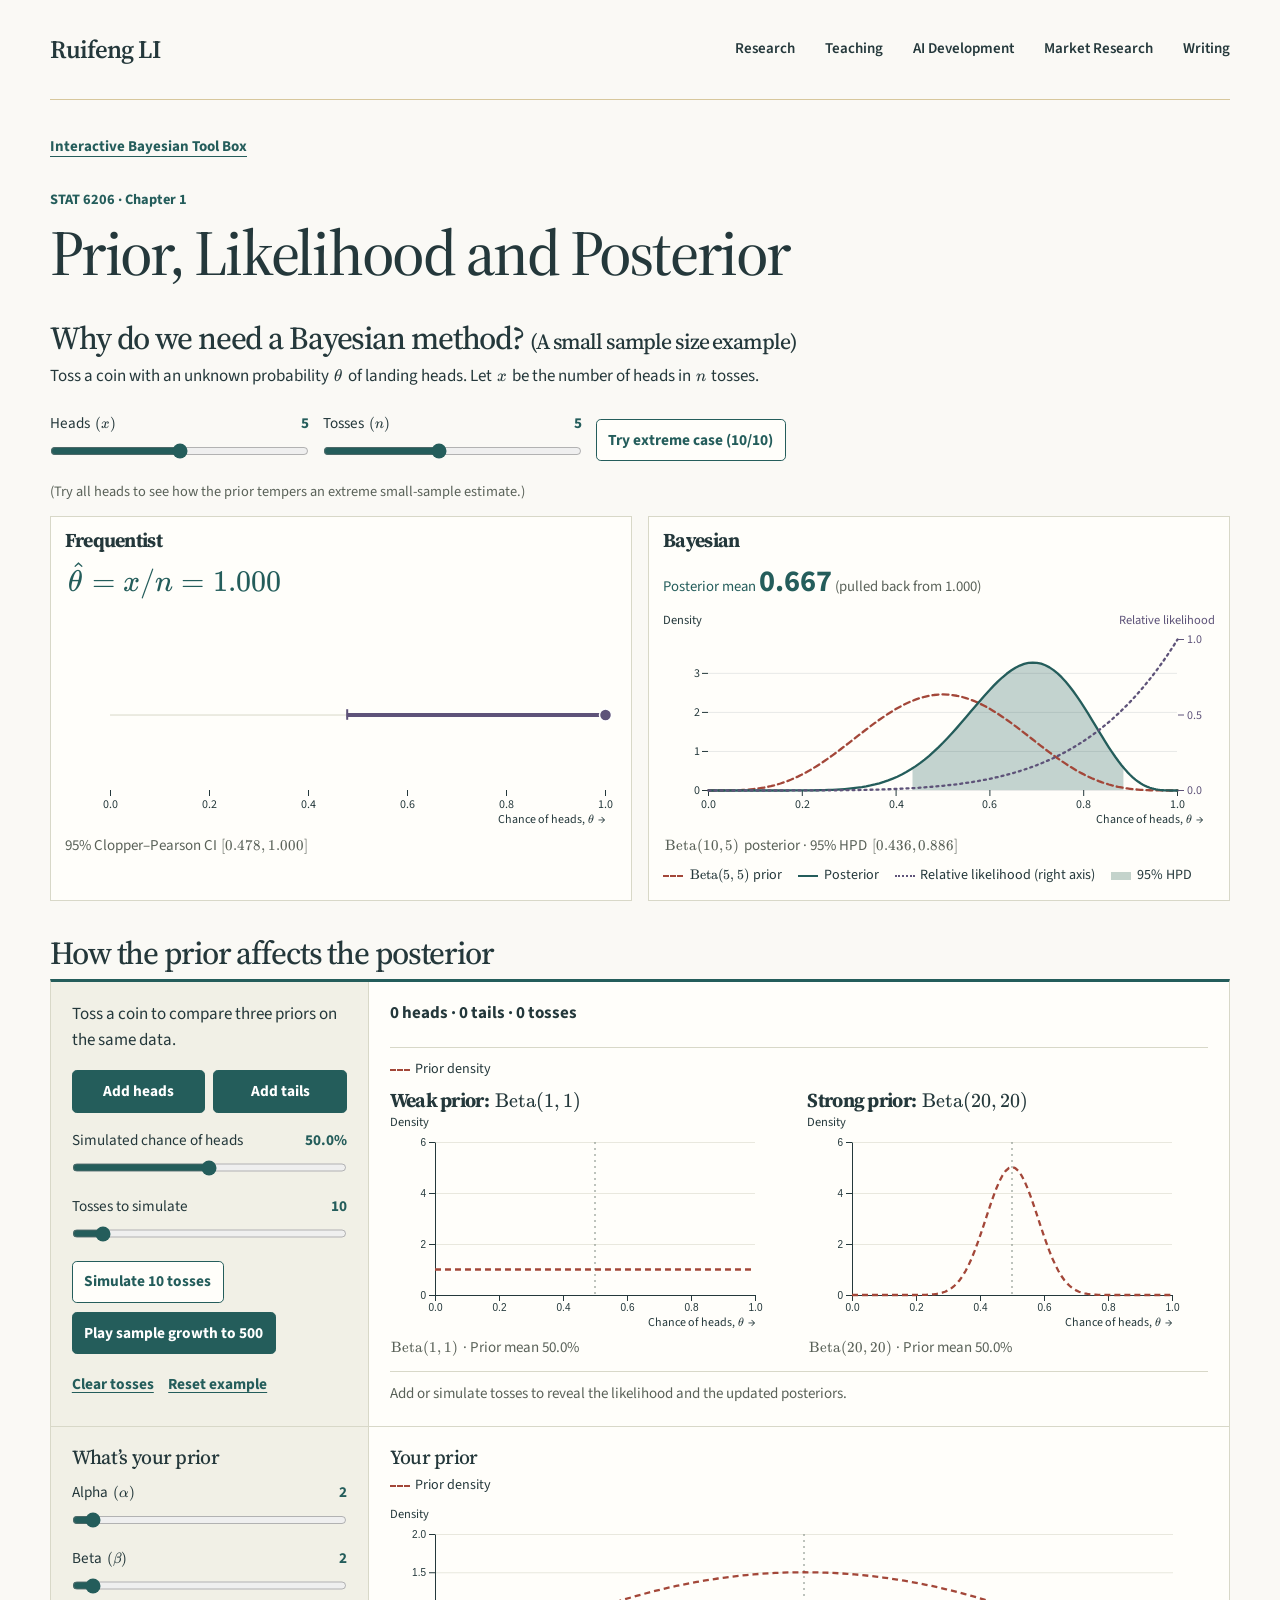
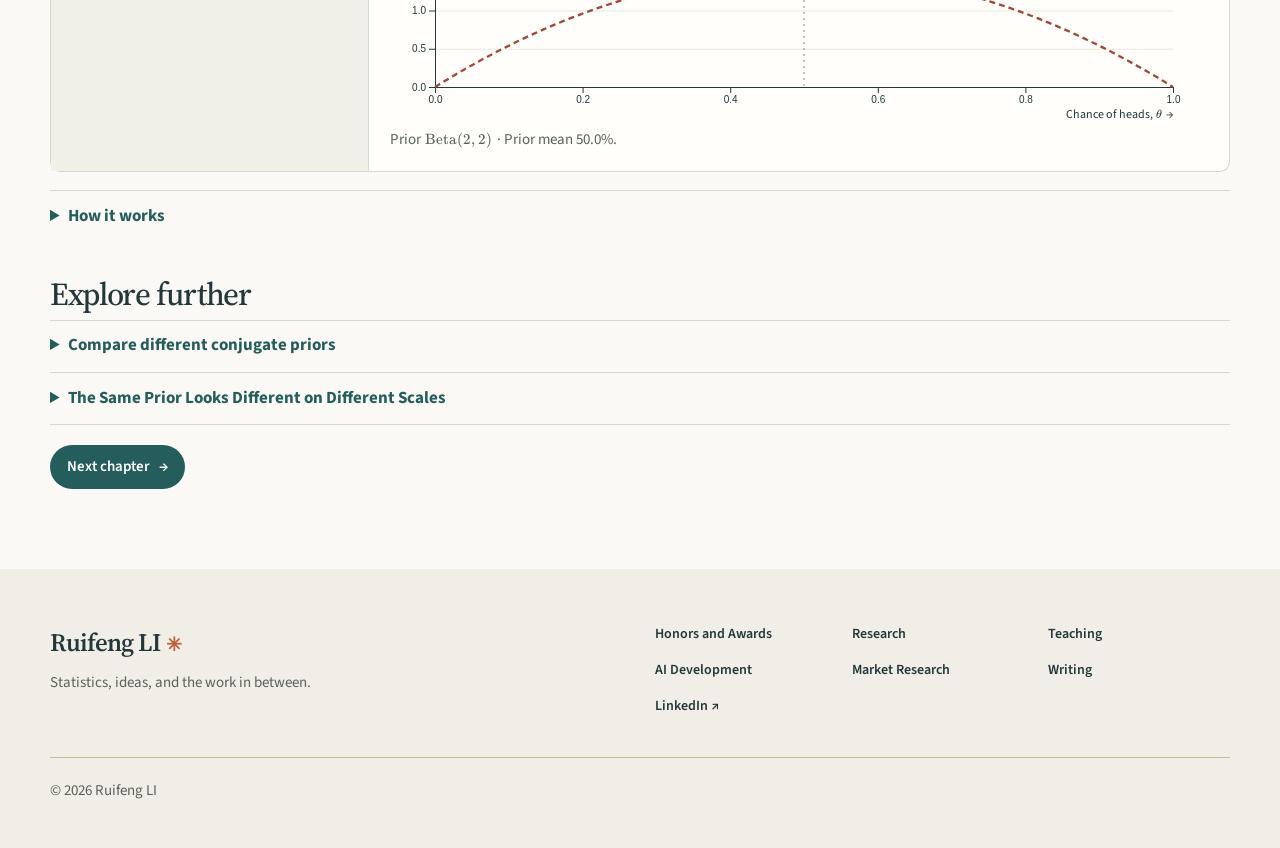
<file: interactive_bayes_tutorial/ch01.html>
<!doctype html><html lang="en"><head><meta charset="utf-8"><meta name="viewport" content="width=device-width,initial-scale=1"><meta name="description" content="Ruifeng LI — statistics research, AI development, teaching, and market research."><title>Prior and Posterior Distribution | Ruifeng LI</title><link rel="preconnect" href="https://fonts.googleapis.com"><link rel="preconnect" href="https://fonts.gstatic.com" crossorigin><link href="https://fonts.googleapis.com/css2?family=Source+Sans+3:wght@400;500;600;700&family=Source+Serif+4:opsz,wght@8..60,400;8..60,500;8..60,600&display=swap" rel="stylesheet"><link rel="stylesheet" href="../style.css"><script src="../app.js" defer></script><link rel="stylesheet" href="assets/tutorial.css?v=608a0d229a30"><link rel="stylesheet" href="assets/vendor/katex-0.19.1/katex.min.css"><script src="assets/vendor/katex-0.19.1/katex.min.js" defer></script></head><body><a class="skip" href="#main">Skip to content</a><header class="header wrap"><a class="brand" href="../index.html" aria-label="Ruifeng LI, home">Ruifeng LI</a><button class="menu-toggle" aria-expanded="false" aria-controls="nav">Menu <span>☰</span></button><nav id="nav" aria-label="Main navigation"><a href="../research.html">Research</a><a href="../teaching.html">Teaching</a><a href="../ai-development.html">AI Development</a><a href="../market-research.html">Market Research</a><a href="../writing.html">Writing</a></nav></header><main id="main"><article class="wrap bayes-page">
  <a class="text-link" href="index.html">Interactive Bayesian Tool Box</a>
  <p class="bayes-context">STAT 6206 · Chapter 1</p>
  <h1>Prior, Likelihood and Posterior</h1>
  <noscript><p>Enable JavaScript to run the experiments.</p></noscript>
  <section class="bayes-small-sample" aria-labelledby="small-sample-title">
    <h2 class="bayes-advanced-title" id="small-sample-title">Why do we need a Bayesian method? <span>(A small sample size example)</span></h2>
    <p>Toss a coin with an unknown probability <span data-tex="\theta">θ</span> of landing heads. Let <span data-tex="x">x</span> be the number of heads in <span data-tex="n">n</span> tosses.</p>
    <div class="bayes-count-controls small-sample-controls">
      <label class="bayes-range">
        <span><span>Heads <span data-tex="(x)">(x)</span></span> <output id="small-sample-x-value" for="small-sample-x">5</output></span>
        <input id="small-sample-x" type="range" min="0" max="10" value="5">
      </label>
      <label class="bayes-range">
        <span><span>Tosses <span data-tex="(n)">(n)</span></span> <output id="small-sample-n-value" for="small-sample-n">5</output></span>
        <input id="small-sample-n" type="range" min="1" max="10" value="5">
      </label>
      <button type="button" class="bayes-secondary" id="small-sample-extreme">Try extreme case (10/10)</button>
    </div>
    <p class="bayes-reference">(Try all heads to see how the prior tempers an extreme small-sample estimate.)</p>
    <div class="bayes-pair small-sample-charts">
      <figure class="bayes-figure">
        <h3 class="bayes-figure-title">Frequentist</h3>
        <p class="small-sample-estimate"><output id="small-sample-mle" for="small-sample-x small-sample-n"></output></p>
        <div id="small-sample-ci-plot"></div>
        <figcaption id="small-sample-ci"></figcaption>
      </figure>
      <figure class="bayes-figure">
        <h3 class="bayes-figure-title">Bayesian</h3>
        <p class="small-sample-estimate">Posterior mean <output id="small-sample-mean" for="small-sample-x small-sample-n"></output> <span class="small-sample-comparison" id="small-sample-comparison"></span></p>
        <div id="small-sample-density"></div>
        <figcaption id="small-sample-hpd"></figcaption>
        <ul class="bayes-legend" aria-label="Chart key">
          <li class="bayes-key-prior"><span data-tex="\operatorname{Beta}(5,5)">Beta(5, 5)</span> prior</li>
          <li class="bayes-key-posterior">Posterior</li>
          <li class="bayes-key-likelihood">Relative likelihood (right axis)</li>
          <li class="inference-key-hpd">95% HPD</li>
        </ul>
      </figure>
    </div>
  </section>

  <h2 class="bayes-advanced-title" id="coin-title">How the prior affects the posterior</h2>
  <section class="bayes-workbench" aria-labelledby="coin-title">
    <div class="bayes-controls">
      <p>Toss a coin to compare three priors on the same data.</p>
      <div class="bayes-toss-buttons">
        <button type="button" class="bayes-action" data-toss="H">Add heads</button>
        <button type="button" class="bayes-action" data-toss="T">Add tails</button>
      </div>
      <p class="bayes-mobile-means" id="mobile-means" aria-hidden="true"></p>
      <label class="bayes-range">
        <span>Simulated chance of heads <output id="coin-bias-value" for="coin-bias"></output></span>
        <input id="coin-bias" type="range" min="0" max="1" step="0.01" value="0.5">
      </label>
      <label class="bayes-range">
        <span>Tosses to simulate <output id="simulate-count-value" for="simulate-count">10</output></span>
        <input id="simulate-count" type="range" min="1" max="100" value="10">
      </label>
      <button type="button" class="bayes-secondary" id="simulate">Simulate 10 tosses</button>
      <div class="bayes-utility">
        <button type="button" class="bayes-action" id="play-growth">Play sample growth to 500</button>
      </div>
      <div class="bayes-utility">
        <button class="bayes-quiet" type="button" id="clear-tosses">Clear tosses</button>
        <button class="bayes-quiet" type="button" id="reset-tosses">Reset example</button>
      </div>
    </div>

    <div class="bayes-views">
      <div class="bayes-record">
        <p id="toss-count" role="status"></p>
        <ol id="toss-log" class="bayes-toss-log" role="list" aria-label="Toss history"></ol>
      </div>
      <ul class="bayes-legend" aria-label="Chart key">
        <li class="bayes-key-prior">Prior density</li>
        <li class="bayes-key-posterior" data-observed-curve hidden>Posterior density</li>
        <li class="bayes-key-likelihood" data-observed-curve hidden>Likelihood (right axis)</li>
      </ul>
      <div class="bayes-pair">
        <figure class="bayes-figure">
          <h3 class="bayes-figure-title">Weak prior: <span data-tex="\operatorname{Beta}(1,1)">Beta(1, 1)</span></h3>
          <div id="weak-plot"></div>
          <figcaption id="weak-summary"></figcaption>
        </figure>
        <figure class="bayes-figure">
          <h3 class="bayes-figure-title">Strong prior: <span data-tex="\operatorname{Beta}(20,20)">Beta(20, 20)</span></h3>
          <div id="strong-plot"></div>
          <figcaption id="strong-summary"></figcaption>
        </figure>
      </div>
      <p class="bayes-likelihood-note" id="likelihood-summary"></p>
    </div>
    <section class="bayes-custom" aria-labelledby="custom-title">
      <div class="bayes-controls">
        <h3 id="custom-title">What’s your prior</h3>
        <label class="bayes-range">
          <span><span>Alpha <span data-tex="(\alpha)">(α)</span></span> <output id="custom-alpha-value" for="custom-alpha">2</output></span>
          <input id="custom-alpha" type="range" min="0.5" max="30" step="0.5" value="2">
        </label>
        <label class="bayes-range">
          <span><span>Beta <span data-tex="(\beta)">(β)</span></span> <output id="custom-beta-value" for="custom-beta">2</output></span>
          <input id="custom-beta" type="range" min="0.5" max="30" step="0.5" value="2">
        </label>
      </div>
      <figure class="bayes-figure bayes-views">
        <h3>Your prior</h3>
        <ul class="bayes-legend" aria-label="Chart key">
          <li class="bayes-key-prior">Prior density</li>
          <li class="bayes-key-posterior" data-observed-curve hidden>Posterior density</li>
          <li class="bayes-key-likelihood" data-observed-curve hidden>Likelihood (right axis)</li>
        </ul>
        <div id="custom-plot"></div>
        <figcaption id="custom-summary" role="status"></figcaption>
      </figure>
    </section>
  </section>

  <details class="bayes-explanation">
    <summary>How it works</summary>
    <p>After <span data-tex="h">h</span> heads and <span data-tex="t">t</span> tails, a <span data-tex="\operatorname{Beta}(\alpha,\beta)">Beta(α, β)</span> prior updates to <span data-tex="\operatorname{Beta}(\alpha+h,\beta+t)">Beta(α + h, β + t)</span>. The posterior mean is <span data-tex="\frac{\alpha+h}{\alpha+\beta+h+t}">(α + h)/(α + β + h + t)</span>. The weak and strong panels share a density scale. The dotted vertical line marks <span data-tex="\theta=0.5">θ = 0.5</span>.</p>
    <p>Read the purple likelihood curve using the right axis. The relative likelihood divides <span data-tex="\theta^h(1-\theta)^t">θ^h(1 − θ)^t</span> by its maximum. All three panels use the same tosses. As the record grows, the likelihood concentrates and the posteriors draw closer to it. See also <a href="https://seeing-theory.brown.edu/bayesian-inference/index.html#section3">Seeing Theory’s Prior to Posterior experiment</a>.</p>
  </details>

  <h2 class="bayes-advanced-title">Explore further</h2>
  <details class="bayes-advanced" id="objective">
    <summary>Compare different conjugate priors</summary>
    <div class="bayes-advanced-body">
      <p>Compare the three posteriors for the same counts. Set heads or tails to zero to see when a posterior is improper.</p>
      <div class="bayes-count-controls">
        <label class="bayes-range">
          <span>Heads <output id="objective-heads-value" for="objective-heads">5</output></span>
          <input id="objective-heads" type="range" min="0" max="20" value="5">
        </label>
        <label class="bayes-range">
          <span>Tails <output id="objective-tails-value" for="objective-tails">2</output></span>
          <input id="objective-tails" type="range" min="0" max="20" value="2">
        </label>
      </div>
      <p class="bayes-feedback">Total tosses <output id="objective-count" for="objective-heads objective-tails"><span data-tex="n=7">n = 7</span></output></p>
      <table class="bayes-table">
        <thead><tr><th scope="col">Prior</th><th scope="col">Posterior</th><th scope="col">Mean</th></tr></thead>
        <tbody id="prior-summary"></tbody>
      </table>
      <label for="objective-prior">Prior to plot</label>
      <select id="objective-prior">
        <option value="uniform">Uniform</option>
        <option value="jeffreys">Jeffreys</option>
        <option value="haldane">Haldane · improper</option>
      </select>
      <div class="bayes-pair bayes-objective-charts">
        <figure class="bayes-figure">
          <h3 id="objective-title">Prior and posterior density</h3>
          <ul class="bayes-legend" aria-label="Chart key">
            <li class="bayes-key-prior" id="objective-prior-key">Prior density</li>
            <li class="bayes-key-posterior" id="objective-posterior-key">Posterior density</li>
            <li class="bayes-key-likelihood">Relative likelihood (right axis)</li>
          </ul>
          <div id="objective-plot"></div>
          <figcaption id="objective-note"></figcaption>
        </figure>
        <figure class="bayes-figure" id="kernel-figure" hidden>
          <h3>Haldane prior kernel</h3>
          <div id="kernel-plot"></div>
          <figcaption>The kernel <span data-tex="1/[\theta(1-\theta)]">1/[θ(1 − θ)]</span> diverges at both ends. The plotted window is 0.01–0.99.</figcaption>
        </figure>
      </div>
      <p class="bayes-reference">STAT 6206 Chapter 1, pp. 21–27.</p>
    </div>
  </details>

  <details class="bayes-advanced" id="coordinates">
    <summary>The Same Prior Looks Different on Different Scales</summary>
    <div class="bayes-advanced-body">
      <p>A uniform prior on the success probability <span data-tex="\theta">θ</span> looks completely flat.<br>But when we reparameterize it to the log-odds scale <span data-tex="\gamma=\log[\theta/(1-\theta)]">γ = log[θ / (1 − θ)]</span>, the same prior becomes a logistic density that peaks at <span data-tex="\theta=0.5">θ = 0.5</span>.</p>
      <p>Drag the cutoff to see that the shaded probability is identical on both scales — only the visual shape changes.</p>
      <label class="bayes-range bayes-short-range">
        <span><span>Cutoff on <span data-tex="\theta">θ</span></span> <output id="cutoff-value" for="cutoff"></output></span>
        <input id="cutoff" type="range" min="0.05" max="0.95" step="0.01" value="0.75">
      </label>
      <p id="coordinate-summary" class="bayes-feedback" role="status"></p>
      <div class="bayes-pair">
        <figure class="bayes-figure">
          <h3>Probability scale</h3>
          <div id="probability-plot"></div>
        </figure>
        <figure class="bayes-figure">
          <h3>Log-odds scale</h3>
          <div id="log-odds-plot"></div>
        </figure>
      </div>
      <p class="bayes-takeaway"><strong>Key takeaway:</strong> There is no unique “non-informative” prior. A prior that looks uninformative on one scale may be informative on another.</p>
      <p class="bayes-reference"><span data-tex="\gamma=\log[\theta/(1-\theta)]">γ = log[θ/(1 − θ)]</span> and <span data-tex="|d\theta/d\gamma|=\theta(1-\theta)">|dθ/dγ| = θ(1 − θ)</span>. The log-odds plot shows −8 to 8. The reported probability includes the area below −8. STAT 6206 Chapter 1, p. 21.</p>
    </div>
  </details>

  <a class="button toolbox-card-link bayes-next-chapter" href="ch02.html">Next chapter <span aria-hidden="true">→</span></a>
</article>
<script src="assets/vendor/d3-7.9.0.min.js" defer></script>
<script src="assets/vendor/plot-0.6.19.min.js" defer></script>
<script src="assets/ch01.mjs?v=608a0d229a30" type="module"></script>
</main><footer><div class="wrap footer-inner"><div><a class="footer-brand" href="../index.html">Ruifeng LI<span>✳</span></a><p>Statistics, ideas, and the work in between.</p></div><div class="footer-links"><a href="../index.html#honors">Honors and Awards</a><a href="../research.html">Research</a><a href="../teaching.html">Teaching</a><a href="../ai-development.html">AI Development</a><a href="../market-research.html">Market Research</a><a href="../writing.html">Writing</a><a href="https://www.linkedin.com/in/ruifeng-li-78461b2b7/">LinkedIn ↗</a></div><p class="copyright">© 2026 Ruifeng LI</p></div></footer></body></html>
</file>
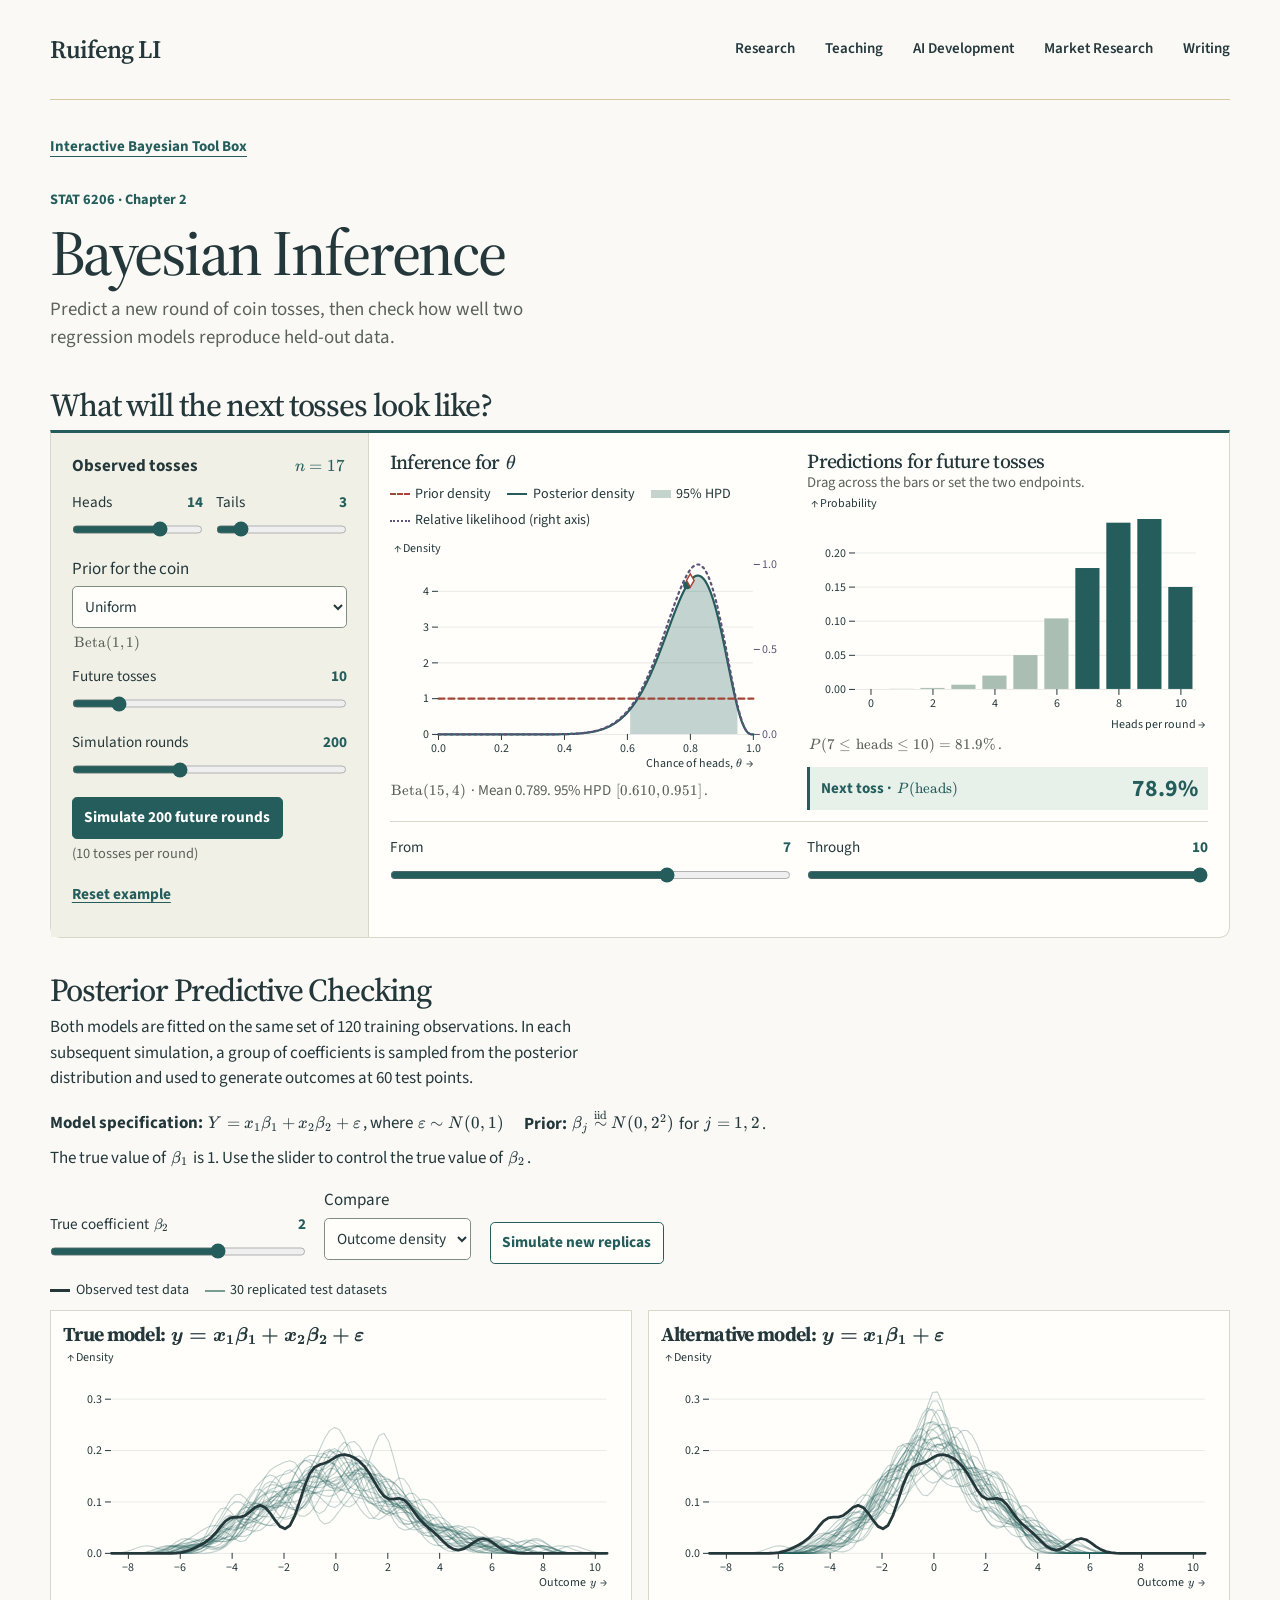
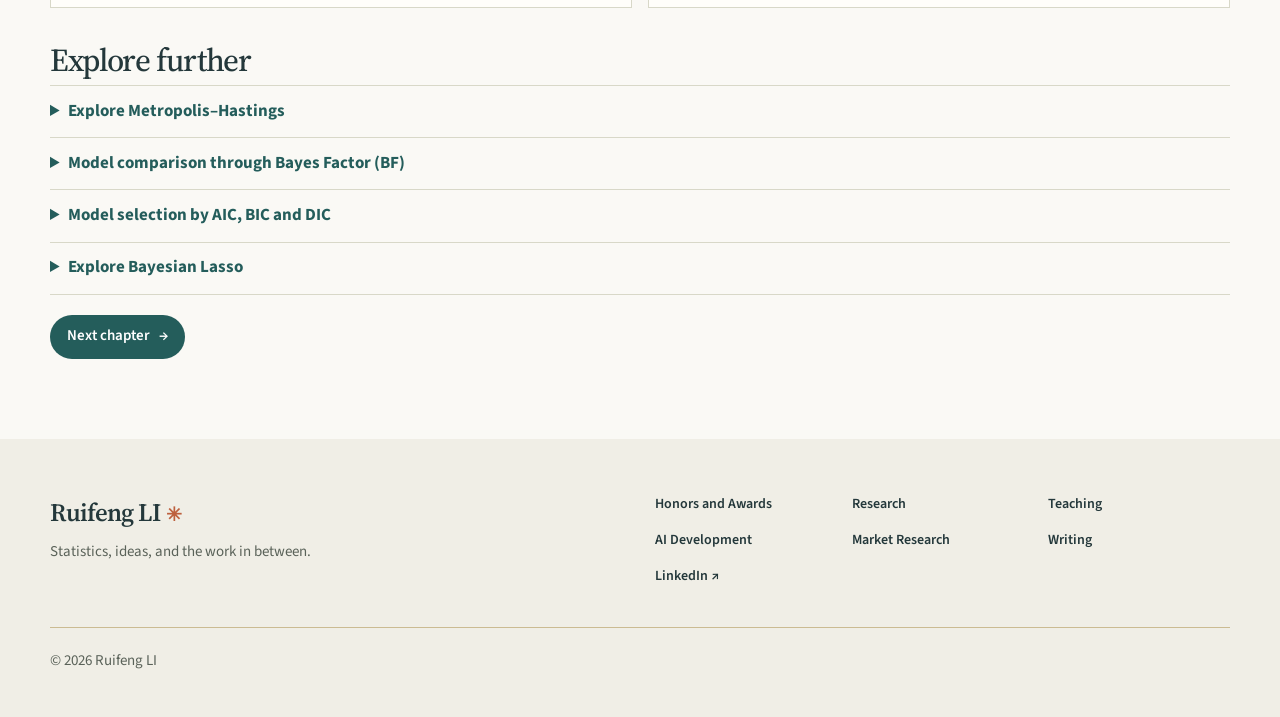
<file: interactive_bayes_tutorial/ch02.html>
<!doctype html><html lang="en"><head><meta charset="utf-8"><meta name="viewport" content="width=device-width,initial-scale=1"><meta name="description" content="Ruifeng LI — statistics research, AI development, teaching, and market research."><title>Chapter 2. Bayesian Inference | Ruifeng LI</title><link rel="preconnect" href="https://fonts.googleapis.com"><link rel="preconnect" href="https://fonts.gstatic.com" crossorigin><link href="https://fonts.googleapis.com/css2?family=Source+Sans+3:wght@400;500;600;700&family=Source+Serif+4:opsz,wght@8..60,400;8..60,500;8..60,600&display=swap" rel="stylesheet"><link rel="stylesheet" href="../style.css"><script src="../app.js" defer></script><link rel="stylesheet" href="assets/tutorial.css?v=608a0d229a30"><link rel="stylesheet" href="assets/vendor/katex-0.19.1/katex.min.css"><script src="assets/vendor/katex-0.19.1/katex.min.js" defer></script></head><body><a class="skip" href="#main">Skip to content</a><header class="header wrap"><a class="brand" href="../index.html" aria-label="Ruifeng LI, home">Ruifeng LI</a><button class="menu-toggle" aria-expanded="false" aria-controls="nav">Menu <span>☰</span></button><nav id="nav" aria-label="Main navigation"><a href="../research.html">Research</a><a href="../teaching.html">Teaching</a><a href="../ai-development.html">AI Development</a><a href="../market-research.html">Market Research</a><a href="../writing.html">Writing</a></nav></header><main id="main"><article class="wrap bayes-page bayes-inference">
  <a class="text-link" href="index.html">Interactive Bayesian Tool Box</a>
  <p class="bayes-context">STAT 6206 · Chapter 2</p>
  <h1>Bayesian Inference</h1>
  <p class="bayes-intro">Predict a new round of coin tosses, then check how well two regression models reproduce held-out data.</p>
  <noscript><p>Enable JavaScript to run the experiments.</p></noscript>

  <h2 class="bayes-advanced-title" id="prediction-title">What will the next tosses look like?</h2>
  <section class="bayes-workbench" aria-labelledby="prediction-title">
    <div class="bayes-controls">
      <div class="inference-observed">
        <div class="inference-count-heading">
          <strong>Observed tosses</strong>
          <output id="observed-total" for="observed-heads observed-tails"><span data-tex="n=17">n = 17</span></output>
        </div>
        <div class="inference-counts">
          <label class="bayes-range">
            <span>Heads <output id="observed-heads-value" for="observed-heads">14</output></span>
            <input id="observed-heads" type="range" min="0" max="20" value="14">
          </label>
          <label class="bayes-range">
            <span>Tails <output id="observed-tails-value" for="observed-tails">3</output></span>
            <input id="observed-tails" type="range" min="0" max="20" value="3">
          </label>
        </div>
        <p class="bayes-feedback" id="import-limit" hidden>Kept up to 20 heads and 20 tails from Chapter 1.</p>
      </div>
      <label for="prediction-prior">Prior for the coin</label>
      <select id="prediction-prior" aria-describedby="prediction-prior-distribution">
        <option value="uniform">Uniform</option>
        <option value="jeffreys">Jeffreys</option>
        <option value="strong">Strong</option>
      </select>
      <p class="prediction-prior-distribution" id="prediction-prior-distribution"></p>
      <label class="bayes-range">
        <span>Future tosses <output id="future-value" for="future">10</output></span>
        <input id="future" type="range" min="1" max="60" value="10">
      </label>
      <label class="bayes-range">
        <span>Simulation rounds <output id="future-rounds-value" for="future-rounds">200</output></span>
        <input id="future-rounds" type="range" min="10" max="500" value="200">
      </label>
      <button type="button" class="bayes-action" id="draw-prediction">Simulate 200 future rounds</button>
      <p class="inference-round-size" id="round-size">(10 tosses per round)</p>
      <div class="bayes-utility">
        <button type="button" class="bayes-quiet" id="reset-inference">Reset example</button>
      </div>
    </div>
    <div class="bayes-views">
      <div class="bayes-pair">
        <figure class="bayes-figure inference-chart">
          <h3>Inference for <span data-tex="\theta">θ</span></h3>
          <ul class="bayes-legend" aria-label="Chart key">
            <li class="bayes-key-prior">Prior density</li>
            <li class="bayes-key-posterior">Posterior density</li>
            <li class="inference-key-hpd">95% HPD</li>
            <li class="bayes-key-likelihood">Relative likelihood (right axis)</li>
          </ul>
          <div id="interval-plot"></div>
          <figcaption id="interval-summary"></figcaption>
        </figure>
        <figure class="bayes-figure inference-chart">
          <h3>Predictions for future tosses</h3>
          <p>Drag across the bars or set the two endpoints.</p>
          <div id="predictive-plot"></div>
          <figcaption>
            <div class="inference-prediction-status" role="status">
              <div id="predictive-summary"></div>
              <div id="predictive-simulated" hidden></div>
            </div>
            <p class="inference-next-toss"><label for="next-toss">Next toss · <span data-tex="P(\mathrm{heads})">P(heads)</span></label> <output id="next-toss">78.9%</output></p>
          </figcaption>
        </figure>
      </div>
      <div class="inference-endpoints">
        <label class="bayes-range">
          <span>From <output id="range-from-value" for="range-from">7</output></span>
          <input id="range-from" type="range" min="0" max="10" value="7">
        </label>
        <label class="bayes-range">
          <span>Through <output id="range-to-value" for="range-to">10</output></span>
          <input id="range-to" type="range" min="0" max="10" value="10">
        </label>
      </div>
    </div>
  </section>

  <section id="model-check" aria-labelledby="check-title">
    <h2 class="bayes-advanced-title" id="check-title">Posterior Predictive Checking</h2>
    <p>Both models are fitted on the same set of 120 training observations. In each subsequent simulation, a group of coefficients is sampled from the posterior distribution and used to generate outcomes at 60 test points.</p>
    <p class="check-specification">
      <span><strong>Model specification:</strong>
        <span data-tex="Y=x_1\beta_1+x_2\beta_2+\varepsilon">Y = x₁β₁ + x₂β₂ + ε</span>, where
        <span data-tex="\varepsilon\sim N(0,1)">ε ∼ N(0, 1)</span>
      </span>
      <span><strong>Prior:</strong>
        <span data-tex="\beta_j\overset{\mathrm{iid}}{\sim}N(0,2^2)">βⱼ ∼ N(0, 2²)</span>
        for <span data-tex="j=1,2">j = 1, 2</span>.
      </span>
    </p>
    <p>The true value of <span data-tex="\beta_1">β₁</span> is 1. Use the slider to control the true value of <span data-tex="\beta_2">β₂</span>.</p>
    <div class="check-controls">
      <label class="bayes-range">
        <span><span>True coefficient <span data-tex="\beta_2">β₂</span></span> <output id="check-strength-value" for="check-strength">2</output></span>
        <input id="check-strength" type="range" min="0" max="3" step="0.1" value="2">
      </label>
      <label for="check-view">Compare
        <select id="check-view">
          <option value="density">Outcome density</option>
          <option value="trend">Trend by x2</option>
        </select>
      </label>
      <button type="button" class="bayes-secondary" id="resample-check">Simulate new replicas</button>
    </div>
    <ul class="bayes-legend" aria-label="Chart key">
      <li class="check-key-observed">Observed test data</li>
      <li class="check-key-replicated">30 replicated test datasets</li>
    </ul>
    <div class="bayes-pair check-charts">
      <figure class="bayes-figure">
        <h3 class="bayes-figure-title">True model: <span data-tex="\boldsymbol{y=x_1\beta_1+x_2\beta_2+\varepsilon}">y = x₁β₁ + x₂β₂ + ε</span></h3>
        <div id="check-full-plot"></div>
      </figure>
      <figure class="bayes-figure">
        <h3 class="bayes-figure-title">Alternative model: <span data-tex="\boldsymbol{y=x_1\beta_1+\varepsilon}">y = x₁β₁ + ε</span></h3>
        <div id="check-reduced-plot"></div>
      </figure>
    </div>
    <p class="bayes-reference" id="check-guide" role="status" hidden>Each point averages 10 test outcomes in one of six groups ordered by <span data-tex="x_2">x₂</span>.</p>
  </section>

  <h2 class="bayes-advanced-title">Explore further</h2>
  <details class="bayes-advanced" id="mh-lab">
    <summary>Explore Metropolis–Hastings</summary>
    <div class="bayes-advanced-body">
      <p>Compare how far chains travel, how often they move, and how much information their draws carry.</p>
      <div class="mh-controls">
        <label>Target distribution
          <select id="mh-distribution">
            <option value="normal">1 · Standard Normal</option>
            <option value="mixture" selected>2 · Two peaks</option>
            <option value="banana">3 · Banana-shaped</option>
            <option value="correlated">4 · Correlated Normal (ρ = 0.95)</option>
          </select>
        </label>
        <label>Chains per setting
          <select id="mh-chain-count"><option>2</option><option>3</option><option>4</option></select>
        </label>
        <label id="mh-coordinate-label" hidden>Coordinate for traces, ESS, ACF, and density
          <select id="mh-coordinate"><option value="0">X</option><option value="1">Y</option></select>
        </label>
        <label class="mh-toggle"><input type="checkbox" id="mh-compare" checked> Compare two settings</label>
      </div>
      <p class="mh-target-note" id="mh-target-note"></p>
      <div class="bayes-utility inference-buttons">
        <button class="bayes-action" type="button" id="mh-step">Step once</button>
        <button class="bayes-action" type="button" id="mh-live">Run live</button>
        <button class="bayes-secondary" type="button" id="mh-run">Run 200 steps</button>
        <button class="bayes-quiet" type="button" id="mh-reset">Reset chains</button>
      </div>
      <p class="bayes-feedback" id="mh-live-status" role="status" hidden></p>
      <div id="mh-settings" class="mh-settings"></div>
      <details class="bayes-explanation mh-notes">
        <summary>How to read the diagnostics</summary>
        <p>A symmetric Normal proposal gives acceptance probability <span data-tex="\min\!\left(1,\frac{\operatorname{target}(\text{proposal})}{\operatorname{target}(\text{current})}\right)">min(1, target(proposal) / target(current))</span>. A rejected step repeats the current state. Small steps can give high acceptance and highly correlated draws. Large steps can trigger frequent rejections.</p>
        <p>ACF measures dependence at each lag. ESS here is a per-chain estimate using the initial positive pairs of autocorrelations through lag 40, on up to 1,000 states. It appears after 20 steps. Read it alongside the traces and whether each chain explores both sides of a two-peak target. Long traces keep the first and last states and show the highest and lowest values in each group of nearby iterations. The live density estimates use each chain’s latest 200 draws with a fixed Gaussian kernel bandwidth of 0.3.</p>
        <p>Changing proposal SD during a run layers together results from two proposal widths. Reset chains to compare settings from the same starting states. STAT 6206 Chapter 2, pp. 7–11. <a href="https://mc-stan.org/docs/reference-manual/analysis.html#effective-sample-size.section">Stan reference on effective sample size</a>.</p>
      </details>
    </div>
  </details>

  <template id="mh-setting-template">
    <section class="mh-setting">
      <h3 data-mh="title"></h3>
      <label class="bayes-range">
        <span>Proposal SD <output data-mh="sd-value"></output></span>
        <input data-mh="sd" type="range" min="0.1" max="10" step="0.1">
      </label>
      <p class="mh-hint" data-mh="hint"></p>
      <table class="bayes-table mh-table">
        <thead><tr><th scope="col">Chain</th><th scope="col">Acceptance</th><th scope="col">Last 100</th><th scope="col" data-mh="ess-title">ESS</th></tr></thead>
        <tbody data-mh="metrics"></tbody>
      </table>
      <div class="mh-charts">
        <figure class="bayes-figure">
          <h4>Target and proposal</h4>
          <div class="mh-start">
            <label>Start for <select data-mh="start-chain"></select></label>
            <label>X <input data-mh="start-x" type="number" step="0.1" required></label>
            <label data-mh="start-y-label" hidden>Y <input data-mh="start-y" type="number" step="0.1" required></label>
            <button class="bayes-secondary" type="button" data-mh="set-start">Set start</button>
          </div>
          <p data-mh="target-key"></p>
          <div class="mh-target" data-mh="target"></div>
          <figcaption data-mh="decision">Step once to see a proposal.</figcaption>
        </figure>
        <figure class="bayes-figure">
          <h4>Trace</h4>
          <div data-mh="trace"></div>
        </figure>
        <figure class="bayes-figure">
          <h4>Autocorrelation (ACF)</h4>
          <div data-mh="acf"></div>
        </figure>
        <figure class="bayes-figure">
          <h4>Density by chain</h4>
          <p>Gray line shows the target. Colored lines fill in as you run.</p>
          <div data-mh="density"></div>
        </figure>
        <figure class="bayes-figure">
          <h4>Acceptance trend</h4>
          <p>Rolling 20-step rates over the latest 100 steps.</p>
          <div data-mh="acceptance"></div>
        </figure>
      </div>
    </section>
  </template>

  <details class="bayes-advanced" id="factor-lab">
    <summary>Model comparison through Bayes Factor (BF)</summary>
    <div class="bayes-advanced-body bf-lab">
      <div class="bf-models bf-definitions">
        <div><strong>Null model (<span data-tex="M_0">M0</span>):</strong><span><span data-tex="\boldsymbol{\theta=0.5}">θ = 0.5</span></span></div>
        <div><strong>Alternative model (<span data-tex="M_1">M1</span>):</strong><span><span data-tex="\boldsymbol{\theta\sim\operatorname{Beta}(\alpha,\beta)}">θ ∼ Beta(α, β)</span>, where <span data-tex="\boldsymbol{\alpha=\beta}">α = β</span></span></div>
      </div>
      <h3 class="bf-heading">How it works</h3>
      <div class="bf-formula" data-display data-tex="\frac{p(M_1\mid Y)}{p(M_0\mid Y)}=\underbrace{\frac{p(Y\mid M_1)}{p(Y\mid M_0)}}_{\text{Bayes factor}}\times\underbrace{\frac{p(M_1)}{p(M_0)}}_{\text{Prior odds}}">Posterior odds = Bayes factor × prior odds.</div>
      <div class="bf-controls">
        <div>
          <div class="inference-count-heading">
            <strong>Observed tosses</strong>
            <output id="factor-total" for="factor-heads factor-tails"><span data-tex="n=12">n = 12</span></output>
          </div>
          <div class="inference-counts">
            <label class="bayes-range">
              <span>Heads <output id="factor-heads-value" for="factor-heads">10</output></span>
              <input id="factor-heads" type="range" min="0" max="20" value="10">
            </label>
            <label class="bayes-range">
              <span>Tails <output id="factor-tails-value" for="factor-tails">2</output></span>
              <input id="factor-tails" type="range" min="0" max="20" value="2">
            </label>
          </div>
        </div>
        <div>
          <label class="bayes-range">
            <span><span>Prior probability of <span data-tex="M_1">M₁</span></span> <output id="model-prob-value" for="model-prob">50%</output></span>
            <input id="model-prob" type="range" min="5" max="95" value="50">
          </label>
          <label class="bayes-range">
            <span><span>Beta shape under <span data-tex="M_1\ (\alpha=\beta)">M₁ (α = β)</span></span> <output id="factor-shape-value" for="factor-shape">1</output></span>
            <input id="factor-shape" type="range" min="0.5" max="20" step="0.5" value="1">
          </label>
        </div>
      </div>
      <div class="bf-results">
        <p>Posterior probabilities</p>
        <div class="bf-models">
          <section class="bf-model bf-null">
            <h4>Null model (<span data-tex="M_0">M0</span>)</h4>
            <div class="bf-reading">
              <div>
                <meter id="factor-bar-null" min="0" max="1" aria-label="Posterior probability of the null model"></meter>
                <div class="bf-scale" aria-hidden="true"><span>0%</span><span>50%</span><span>100%</span></div>
              </div>
              <output id="factor-null"></output>
            </div>
          </section>
          <section class="bf-model bf-alternative">
            <h4>Alternative model (<span data-tex="M_1">M1</span>)</h4>
            <div class="bf-reading">
              <div>
                <meter id="factor-bar-alternative" min="0" max="1" aria-label="Posterior probability of the alternative model"></meter>
                <div class="bf-scale" aria-hidden="true"><span>0%</span><span>50%</span><span>100%</span></div>
              </div>
              <output id="factor-alternative"></output>
            </div>
          </section>
        </div>
        <p class="bf-summary" id="factor-summary" role="status"></p>
      </div>
      <table class="bayes-table bf-criterion">
        <caption>Model selection criterion</caption>
        <thead><tr><th scope="col"><span data-tex="B_{10}">B10</span></th><th scope="col"><span data-tex="2\log B_{10}">2 log B10</span></th><th scope="col">Evidence against <span data-tex="H_0">H0</span> (<span data-tex="M_0">M0</span>)</th></tr></thead>
        <tbody>
          <tr><td><span data-tex="&lt;1">&lt; 1</span></td><td><span data-tex="&lt;0">&lt; 0</span></td><td>Negative (supports <span data-tex="H_0">H0</span> (<span data-tex="M_0">M0</span>))</td></tr>
          <tr><td>1 to 3</td><td>0 to 2</td><td>Not worth more than a bare mention</td></tr>
          <tr><td>3 to 20</td><td>2 to 6</td><td>Positive (supports <span data-tex="H_1">H1</span> (<span data-tex="M_1">M1</span>))</td></tr>
          <tr><td>20 to 150</td><td>6 to 10</td><td>Strong</td></tr>
          <tr><td><span data-tex="&gt;150">&gt; 150</span></td><td><span data-tex="&gt;10">&gt; 10</span></td><td>Decisive</td></tr>
        </tbody>
      </table>
      <p class="bayes-reference">The <span data-tex="2\log B_{10}">2 log B10</span> thresholds are rounded. STAT 6206 Chapter 2, pp. 29–36.</p>
    </div>
  </details>

  <details class="bayes-advanced" id="criteria-lab">
    <summary>Model selection by AIC, BIC and DIC</summary>
    <div class="bayes-advanced-body">
      <div class="criteria-specification">
        <h3 class="criteria-heading">Model specification:</h3>
        <span class="criteria-equation" data-tex="y=\sum_{i=1}^{p}x_i\beta_i+\varepsilon,\quad\text{where }\varepsilon\sim N(0,1)">y = Σ(i = 1 to p) xᵢβᵢ + ε, where ε ∼ N(0, 1)</span>
      </div>
      <div class="criteria-equation criteria-models">
        <span data-tex="M_0:\ y=\sum_{i=1}^{p-1}x_i\beta_i+\varepsilon">M₀: y = Σ(i = 1 to p − 1) xᵢβᵢ + ε</span>
        <span data-tex="M_1:\ y=\sum_{i=1}^{p}x_i\beta_i+\varepsilon">M₁: y = Σ(i = 1 to p) xᵢβᵢ + ε</span>
      </div>
      <p>The true coefficients <span data-tex="\beta_1">β1</span> through <span data-tex="\beta_{p-1}">βp−1</span> are all 0.5. The strength slider controls <span data-tex="\beta_p">βp</span>.</p>
      <div class="criteria-controls">
        <label class="bayes-range">
          <span>Number of predictors <output id="criteria-p-value" for="criteria-p">3</output></span>
          <input id="criteria-p" type="range" min="1" max="10" value="3">
        </label>
        <label class="bayes-range">
          <span><span>Sample size <span data-tex="n">n</span></span> <output id="criteria-n-value" for="criteria-n">30</output></span>
          <input id="criteria-n" type="range" min="5" max="100" value="30">
        </label>
        <label class="bayes-range">
          <span>Strength of the extra variable <output id="criteria-strength-value" for="criteria-strength">0</output></span>
          <input id="criteria-strength" type="range" min="0" max="2" step="0.1" value="0">
        </label>
        <label class="bayes-range">
          <span>Prior SD (DIC) <output id="criteria-sd-value" for="criteria-sd">1</output></span>
          <input id="criteria-sd" type="range" min="0.1" max="5" step="0.1" value="1">
        </label>
      </div>
      <div class="bayes-pair criteria-charts">
        <figure class="bayes-figure">
          <h3>Scores by model</h3>
          <div id="criteria-plot"></div>
        </figure>
        <figure class="bayes-figure">
          <h3>Penalty strength for <span data-tex="M_1">M₁</span></h3>
          <div id="criteria-penalties"></div>
        </figure>
      </div>
      <table class="bayes-table criteria-results">
        <thead><tr><th scope="col">Model</th><th scope="col">Predictors</th><th scope="col">AIC</th><th scope="col">BIC</th><th scope="col">DIC</th><th scope="col"><span data-tex="p_D">pD</span></th></tr></thead>
        <tbody id="criteria-table"></tbody>
      </table>
      <p class="bayes-feedback" id="criteria-insight" role="status"></p>
      <p class="bayes-reference" id="criteria-rank-note" hidden>AIC and BIC scores require a full-rank fit in this exercise. A dash marks models with more predictors than observations. The penalty chart still shows all three penalty formulas.</p>
    </div>
  </details>

  <details class="bayes-advanced" id="lasso-lab">
    <summary>Explore Bayesian Lasso</summary>
    <div class="bayes-advanced-body">
      <h3 class="lasso-spec-heading">Model specification</h3>
      <p>We observe an estimate <span data-tex="\hat\beta=(1.6,2.4)">β̂ = (1.6, 2.4)</span> with known standard error 1 for each coefficient and the following sampling model.</p>
      <div class="lasso-model" data-display data-tex="\hat\beta\mid\beta\sim N_2(\beta,\Sigma),\quad\Sigma=\begin{pmatrix}1&amp;0.6\\0.6&amp;1\end{pmatrix}">β̂ | β ∼ N₂(β, Σ), where Σ has diagonal entries 1 and off-diagonal entries 0.6.</div>
      <div class="bayes-pair lasso-priors">
        <p><strong>Bayesian Lasso</strong><br>
          Prior: <span data-tex="\beta_j\overset{\mathrm{iid}}{\sim}\operatorname{Laplace}(0,1/\lambda)">βⱼ ∼ Laplace(0, 1/λ)</span>
        </p>
        <p><strong>Ridge</strong><br>
          Prior: <span data-tex="\beta_j\overset{\mathrm{iid}}{\sim}N(0,1/\lambda)">βⱼ ∼ N(0, 1/λ)</span>
        </p>
      </div>
      <label class="bayes-range bayes-short-range">
        <span><span>Shrinkage strength <span data-tex="\lambda">λ</span></span> <output id="lasso-rate-value" for="lasso-rate">1.25</output></span>
        <input id="lasso-rate" type="range" min="0.25" max="4" step="0.05" value="1.25">
      </label>
      <p>When <span data-tex="\lambda=1">λ = 1</span>, <span data-tex="\beta_1=0">β₁ = 0</span>. When <span data-tex="\lambda=2.25">λ = 2.25</span>, <span data-tex="(\beta_1,\beta_2)=(0,0)">(β₁, β₂) = (0, 0)</span>.</p>
      <ul class="bayes-legend lasso-legend" aria-label="Chart key">
        <li class="inference-key-hpd">Relative joint prior density</li>
        <li class="bayes-key-prior">Likelihood contours</li>
        <li class="lasso-key-boundary">Constraint boundary</li>
        <li class="lasso-key-mode">Posterior mode</li>
      </ul>
      <div class="bayes-pair lasso-charts">
        <figure class="bayes-figure">
          <h3>Bayesian Lasso (Laplace prior)</h3>
          <div id="lasso-plot"></div>
          <figcaption id="lasso-summary" role="status"></figcaption>
        </figure>
        <figure class="bayes-figure">
          <h3>Ridge (Normal prior)</h3>
          <div id="ridge-plot"></div>
          <figcaption id="ridge-summary" role="status"></figcaption>
        </figure>
      </div>
      <p class="bayes-reference">Darker shading shows higher prior density. The hollow dot marks <span data-tex="\hat\beta">β̂</span>. The highlighted likelihood contour touches the constraint at the posterior mode. Each constraint radius is determined by that mode. STAT 6206 Chapter 2, pp. 37–43. <a href="https://doi.org/10.1198/016214508000000337">Park and Casella (2008)</a>.</p>
    </div>
  </details>
  <a class="button toolbox-card-link bayes-next-chapter" href="ch03.html">Next chapter <span aria-hidden="true">→</span></a>
</article>
<script src="assets/vendor/d3-7.9.0.min.js" defer></script>
<script src="assets/vendor/plot-0.6.19.min.js" defer></script>
<script src="assets/ch02.mjs?v=608a0d229a30" type="module"></script>
</main><footer><div class="wrap footer-inner"><div><a class="footer-brand" href="../index.html">Ruifeng LI<span>✳</span></a><p>Statistics, ideas, and the work in between.</p></div><div class="footer-links"><a href="../index.html#honors">Honors and Awards</a><a href="../research.html">Research</a><a href="../teaching.html">Teaching</a><a href="../ai-development.html">AI Development</a><a href="../market-research.html">Market Research</a><a href="../writing.html">Writing</a><a href="https://www.linkedin.com/in/ruifeng-li-78461b2b7/">LinkedIn ↗</a></div><p class="copyright">© 2026 Ruifeng LI</p></div></footer></body></html>
</file>
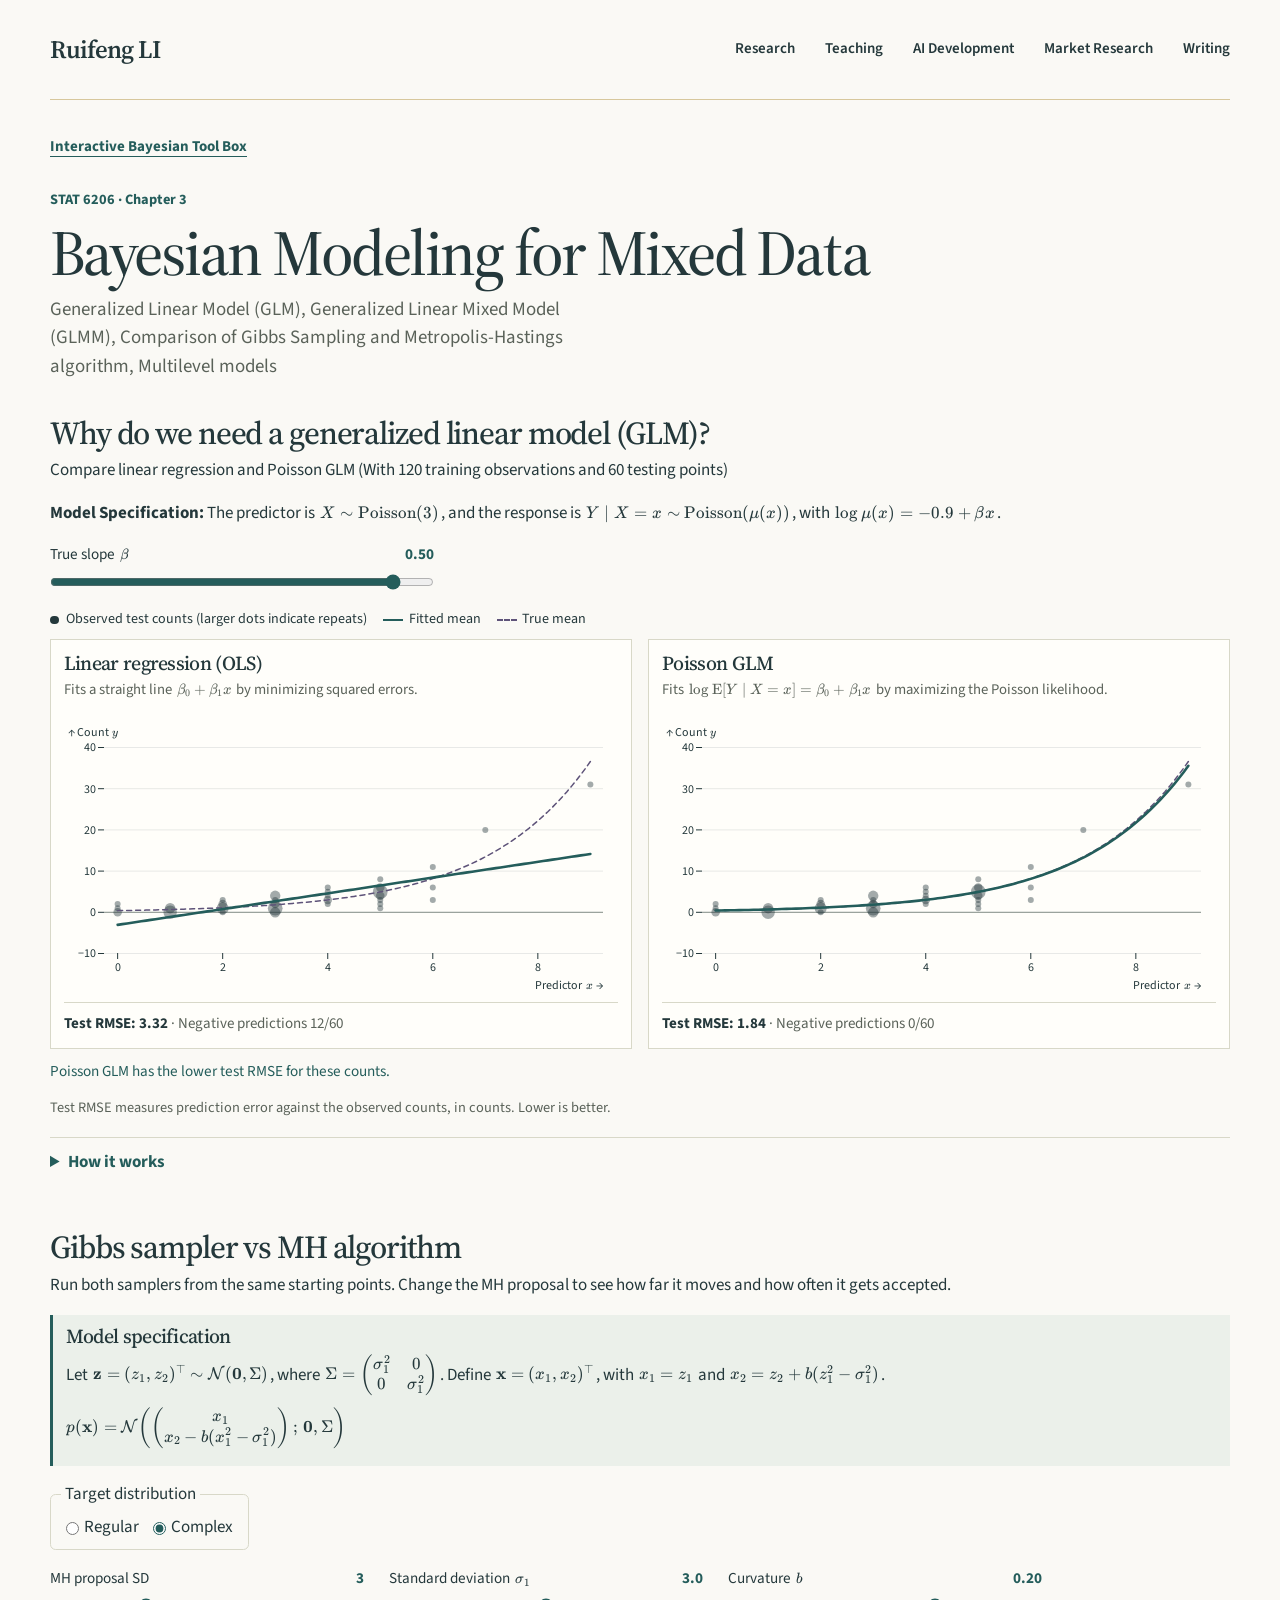
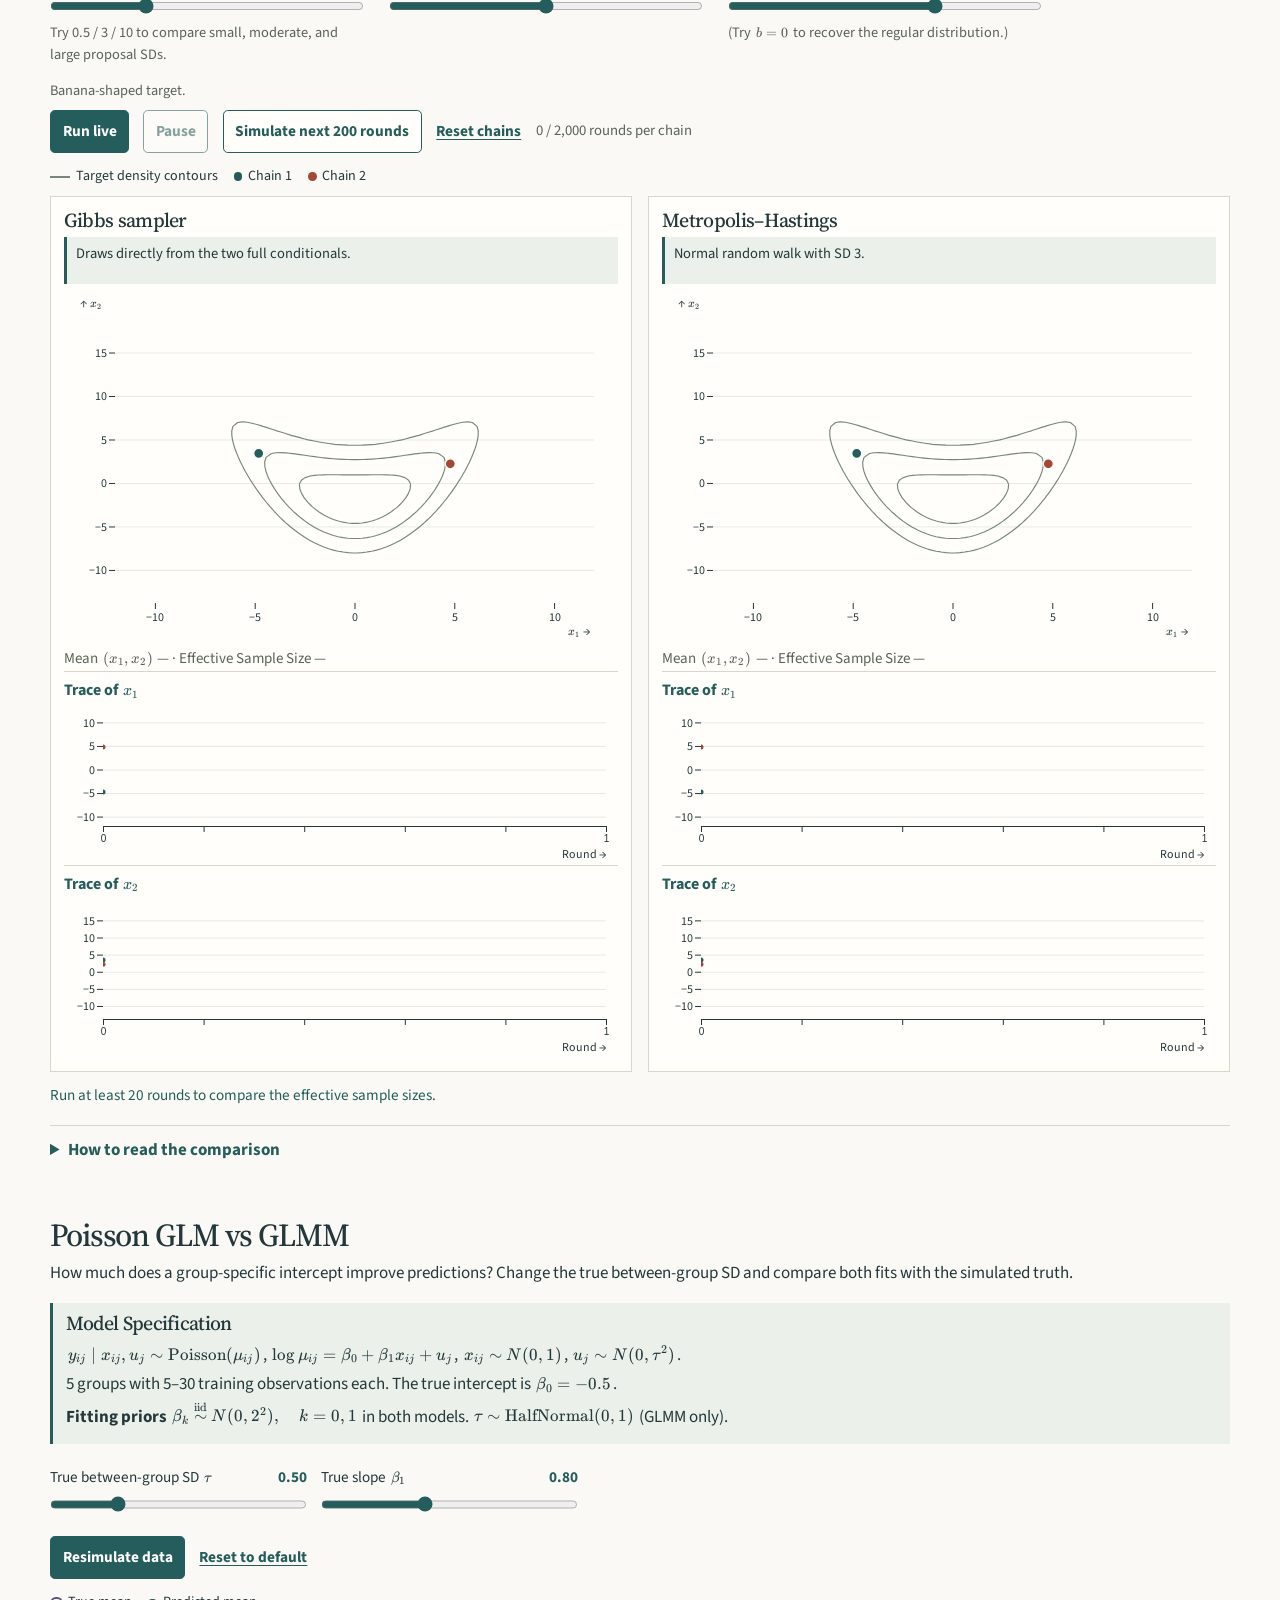
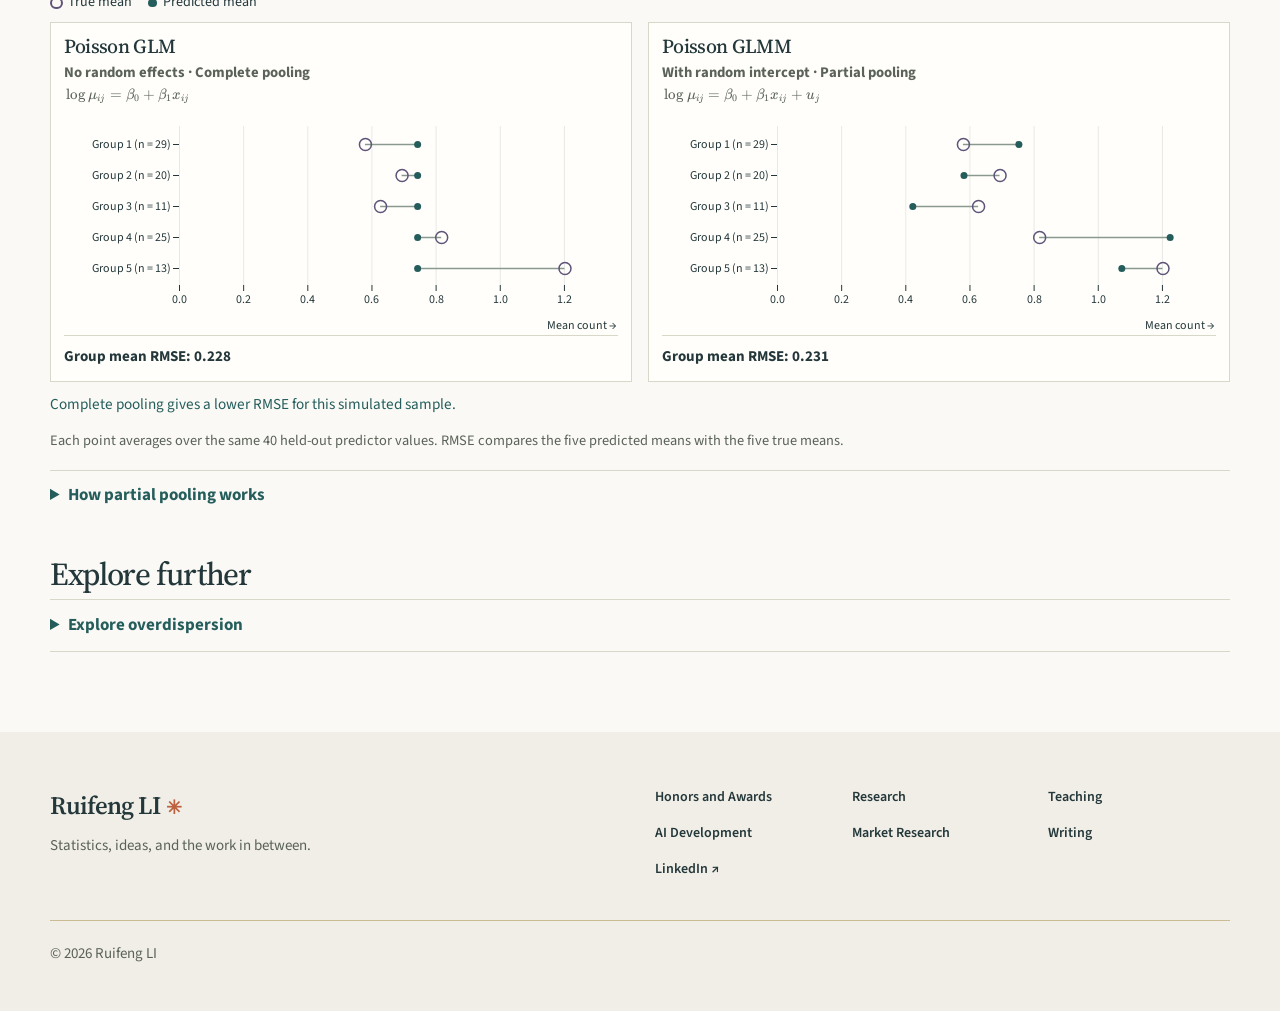
<file: interactive_bayes_tutorial/ch03.html>
<!doctype html><html lang="en"><head><meta charset="utf-8"><meta name="viewport" content="width=device-width,initial-scale=1"><meta name="description" content="Ruifeng LI — statistics research, AI development, teaching, and market research."><title>Chapter 3. Bayesian Modeling for Mixed Data | Ruifeng LI</title><link rel="preconnect" href="https://fonts.googleapis.com"><link rel="preconnect" href="https://fonts.gstatic.com" crossorigin><link href="https://fonts.googleapis.com/css2?family=Source+Sans+3:wght@400;500;600;700&family=Source+Serif+4:opsz,wght@8..60,400;8..60,500;8..60,600&display=swap" rel="stylesheet"><link rel="stylesheet" href="../style.css"><script src="../app.js" defer></script><link rel="stylesheet" href="assets/tutorial.css?v=608a0d229a30"><link rel="stylesheet" href="assets/vendor/katex-0.19.1/katex.min.css"><script src="assets/vendor/katex-0.19.1/katex.min.js" defer></script></head><body><a class="skip" href="#main">Skip to content</a><header class="header wrap"><a class="brand" href="../index.html" aria-label="Ruifeng LI, home">Ruifeng LI</a><button class="menu-toggle" aria-expanded="false" aria-controls="nav">Menu <span>☰</span></button><nav id="nav" aria-label="Main navigation"><a href="../research.html">Research</a><a href="../teaching.html">Teaching</a><a href="../ai-development.html">AI Development</a><a href="../market-research.html">Market Research</a><a href="../writing.html">Writing</a></nav></header><main id="main"><article class="wrap bayes-page">
  <a class="text-link" href="index.html">Interactive Bayesian Tool Box</a>
  <p class="bayes-context">STAT 6206 · Chapter 3</p>
  <h1>Bayesian Modeling for Mixed Data</h1>
  <p class="bayes-intro">Generalized Linear Model (GLM), Generalized Linear Mixed Model (GLMM), Comparison of Gibbs Sampling and Metropolis-Hastings algorithm, Multilevel models</p>
  <noscript><p>Enable JavaScript to run the experiment.</p></noscript>

  <h2 class="bayes-advanced-title" id="glm-title">Why do we need a generalized linear model (GLM)?</h2>
  <p>Compare linear regression and Poisson GLM (With 120 training observations and 60 testing points)</p>
  <p><strong>Model Specification:</strong> The predictor is
    <span data-tex="X\sim\operatorname{Poisson}(3)">X ∼ Poisson(3)</span>, and the response is
    <span data-tex="Y\mid X=x\sim\operatorname{Poisson}(\mu(x))">Y | X = x ∼ Poisson(μ(x))</span>,
    with <span data-tex="\log\mu(x)=-0.9+\beta x">log μ(x) = −0.9 + βx</span>.
  </p>
  <label class="bayes-range bayes-short-range">
    <span><span>True slope <span data-tex="\beta">β</span></span> <output id="glm-slope-value" for="glm-slope">0.50</output></span>
    <input id="glm-slope" type="range" min="0" max="0.55" step="0.01" value="0.50">
  </label>
  <ul class="bayes-legend" aria-label="Chart key">
    <li class="glm-key-observed">Observed test counts (larger dots indicate repeats)</li>
    <li>Fitted mean</li>
    <li class="glm-key-true">True mean</li>
  </ul>

  <div class="bayes-pair glm-charts">
    <figure class="bayes-figure">
      <h3>Linear regression (OLS)</h3>
      <p>Fits a straight line <span data-tex="\beta_0+\beta_1 x">β₀ + β₁x</span> by minimizing squared errors.</p>
      <div id="ols-plot"></div>
      <figcaption id="ols-score"></figcaption>
    </figure>
    <figure class="bayes-figure">
      <h3>Poisson GLM</h3>
      <p>Fits <span data-tex="\log\operatorname{E}[Y\mid X=x]=\beta_0+\beta_1 x">log E[Y | X = x] = β₀ + β₁x</span> by maximizing the Poisson likelihood.</p>
      <div id="poisson-plot"></div>
      <figcaption id="poisson-score"></figcaption>
    </figure>
  </div>
  <p id="glm-comparison" class="bayes-feedback" role="status"></p>
  <p class="bayes-reference">Test RMSE measures prediction error against the observed counts, in counts. Lower is better.</p>

  <details class="bayes-explanation">
    <summary>How it works</summary>
    <p>Classical Gaussian regression assumes normal errors at each predictor value. Both models can use a Poisson predictor. The Poisson GLM models the count response directly, with variance equal to the conditional mean. Its log link keeps the predicted mean positive.</p>
    <p class="bayes-reference"><a href="https://stat.ethz.ch/R-manual/R-devel/library/stats/html/family.html">GLM families and link functions</a></p>
  </details>

  <section id="gibbs-mh" aria-labelledby="gibbs-mh-title">
    <h2 class="bayes-advanced-title" id="gibbs-mh-title">Gibbs sampler vs MH algorithm</h2>
    <p>Run both samplers from the same starting points. Change the MH proposal to see how far it moves and how often it gets accepted.</p>
    <div class="bayes-model">
      <h3>Model specification</h3>
      <p>Let <span data-tex="\mathbf z=(z_1,z_2)^\top\sim\mathcal N(\mathbf 0,\Sigma)">z = (z₁, z₂)ᵀ ∼ N(0, Σ)</span>, where
        <span data-tex="\Sigma=\begin{pmatrix}\sigma_1^2&amp;0\\0&amp;\sigma_1^2\end{pmatrix}">Σ = diag(σ₁², σ₁²)</span>.
        Define <span data-tex="\mathbf x=(x_1,x_2)^\top">x = (x₁, x₂)ᵀ</span>, with
        <span data-tex="x_1=z_1">x₁ = z₁</span> and
        <span data-tex="x_2=z_2+b(z_1^2-\sigma_1^2)">x₂ = z₂ + b(z₁² − σ₁²)</span>.</p>
      <div data-display data-tex="p(\mathbf x)=\mathcal N\!\left(\begin{pmatrix}x_1\\x_2-b(x_1^2-\sigma_1^2)\end{pmatrix};\,\mathbf 0,\Sigma\right)">p(x) = N((x₁, x₂ − b(x₁² − σ₁²))ᵀ; 0, Σ)</div>
    </div>
    <fieldset class="sampler-targets">
      <legend>Target distribution</legend>
      <label><input type="radio" name="sampler-target" value="regular"> Regular</label>
      <label><input type="radio" name="sampler-target" value="complex" checked> Complex</label>
    </fieldset>
    <div class="sampler-parameters">
      <div id="sampler-proposal-control">
        <label class="bayes-range">
          <span>MH proposal SD <output id="sampler-proposal-value" for="sampler-proposal">3</output></span>
          <input id="sampler-proposal" type="range" min="0.05" max="10" step="0.05" value="3" aria-describedby="sampler-proposal-hint">
        </label>
        <p class="bayes-reference" id="sampler-proposal-hint">Try 0.5 / 3 / 10 to compare small, moderate, and large proposal SDs.</p>
      </div>
      <label class="bayes-range">
        <span><span>Standard deviation <span data-tex="\sigma_1">σ₁</span></span> <output id="sampler-sigma-value" for="sampler-sigma">3.0</output></span>
        <input id="sampler-sigma" type="range" min="1" max="5" step="0.1" value="3">
      </label>
      <div>
        <label class="bayes-range">
          <span><span>Curvature <span data-tex="b">b</span></span> <output id="sampler-bend-value" for="sampler-bend">0.20</output></span>
          <input id="sampler-bend" type="range" min="0" max="0.3" step="0.01" value="0.2" aria-describedby="sampler-bend-hint">
        </label>
        <p class="bayes-reference" id="sampler-bend-hint">(Try <span data-tex="b=0">b = 0</span> to recover the <span class="sampler-regular-name">regular distribution.)</span></p>
      </div>
    </div>
    <p class="bayes-reference" id="sampler-target-note">Banana-shaped target.</p>
    <div class="bayes-utility sampler-actions">
      <button type="button" class="bayes-action" id="sampler-live">Run live</button>
      <button type="button" class="bayes-secondary" id="sampler-pause" disabled>Pause</button>
      <button type="button" class="bayes-secondary" id="sampler-batch">Simulate next 200 rounds</button>
      <button type="button" class="bayes-quiet" id="sampler-reset">Reset chains</button>
      <output id="sampler-rounds">0 / 2,000 rounds per chain</output>
    </div>
    <ul class="bayes-legend sampler-legend" aria-label="Chart key">
      <li class="sampler-key-target">Target density contours</li>
      <li class="sampler-key-chain" data-sampler-chain="0">Chain 1</li>
      <li class="sampler-key-chain" data-sampler-chain="1">Chain 2</li>
    </ul>

    <div class="bayes-pair sampler-charts">
      <section class="sampler-panel" aria-labelledby="sampler-gibbs-title">
        <h3 id="sampler-gibbs-title">Gibbs sampler</h3>
        <p class="mh-hint" id="sampler-gibbs-hint">Draws directly from the two full conditionals.</p>
        <figure class="bayes-figure">
          <div id="sampler-gibbs-density"></div>
          <figcaption id="sampler-gibbs-metrics"></figcaption>
        </figure>
        <figure class="bayes-figure sampler-trace">
          <h4>Trace of <span data-tex="x_1">x₁</span></h4>
          <div id="sampler-gibbs-trace-1"></div>
        </figure>
        <figure class="bayes-figure sampler-trace">
          <h4>Trace of <span data-tex="x_2">x₂</span></h4>
          <div id="sampler-gibbs-trace-2"></div>
        </figure>
      </section>
      <section class="sampler-panel" aria-labelledby="sampler-mh-title">
        <h3 id="sampler-mh-title">Metropolis–Hastings</h3>
        <p class="mh-hint" id="sampler-mh-hint"></p>
        <figure class="bayes-figure">
          <div id="sampler-mh-density"></div>
          <figcaption id="sampler-mh-metrics"></figcaption>
        </figure>
        <figure class="bayes-figure sampler-trace">
          <h4>Trace of <span data-tex="x_1">x₁</span></h4>
          <div id="sampler-mh-trace-1"></div>
        </figure>
        <figure class="bayes-figure sampler-trace">
          <h4>Trace of <span data-tex="x_2">x₂</span></h4>
          <div id="sampler-mh-trace-2"></div>
        </figure>
      </section>
    </div>
    <p class="bayes-feedback sampler-conclusion" id="sampler-conclusion"></p>
    <details class="bayes-explanation">
      <summary>How to read the comparison</summary>
      <p>A Gibbs round draws <span data-tex="X_1\mid X_2">X₁ | X₂</span> by rejection sampling and then draws
        <span data-tex="X_2\mid X_1">X₂ | X₁</span> from its Normal conditional.
        An MH round proposes one joint Normal move. With the complex target, the slider sets the proposal SD on both coordinates.
        Regular fixes <span data-tex="b=0">b = 0</span> and uses proposal SD <span data-tex="\sigma_1">σ₁</span>.</p>
      <p>The contours show the known density. Samples accumulate as the chains run, and points are visible within the plot window.
        ESS uses within-chain autocorrelations for up to the most recent 1,000 draws per chain.</p>
      <p class="bayes-reference"><a href="https://www.ma.imperial.ac.uk/~das01/MyWeb/SCBI/Papers/GelfandSmith.pdf">Gelfand and Smith on sampling from full conditionals</a></p>
    </details>
  </section>

  <section id="glmm" aria-labelledby="glmm-title">
    <h2 class="bayes-advanced-title" id="glmm-title">Poisson GLM vs GLMM</h2>
    <p>How much does a group-specific intercept improve predictions? Change the true between-group SD and compare both fits with the simulated truth.</p>

    <div class="bayes-model">
      <h3>Model Specification</h3>
      <p><span data-tex="y_{ij}\mid x_{ij},u_j\sim\operatorname{Poisson}(\mu_{ij})">yᵢⱼ | xᵢⱼ, uⱼ ∼ Poisson(μᵢⱼ)</span>,
        <span data-tex="\log\mu_{ij}=\beta_0+\beta_1x_{ij}+u_j">log μᵢⱼ = β₀ + β₁xᵢⱼ + uⱼ</span>,
        <span data-tex="x_{ij}\sim N(0,1)">xᵢⱼ ∼ N(0,1)</span>,
        <span data-tex="u_j\sim N(0,\tau^2)">uⱼ ∼ N(0,τ²)</span>.</p>
      <p>5 groups with 5–30 training observations each. The true intercept is <span data-tex="\beta_0=-0.5">β₀ = −0.5</span>.</p>
      <p><strong>Fitting priors</strong> <span data-tex="\beta_k\stackrel{\mathrm{iid}}{\sim} N(0,2^2),\quad k=0,1">βₖ ∼ N(0,2²), k = 0,1</span> in both models.
        <span data-tex="\tau\sim\operatorname{HalfNormal}(0,1)">τ ∼ Half-Normal(0,1)</span> (GLMM only).</p>
    </div>

    <div class="bayes-count-controls">
      <label class="bayes-range">
        <span><span>True between-group SD <span data-tex="\tau">τ</span></span> <output id="glmm-tau-value" for="glmm-tau">0.50</output></span>
        <input id="glmm-tau" type="range" min="0" max="2" step="0.05" value="0.5">
      </label>
      <label class="bayes-range">
        <span><span>True slope <span data-tex="\beta_1">β₁</span></span> <output id="glmm-slope-value" for="glmm-slope">0.80</output></span>
        <input id="glmm-slope" type="range" min="0" max="2" step="0.05" value="0.8">
      </label>
    </div>
    <div class="bayes-utility count-model-actions">
      <button type="button" class="bayes-action" id="glmm-resimulate">Resimulate data</button>
      <button type="button" class="bayes-quiet" id="glmm-reset">Reset to default</button>
    </div>
    <ul class="bayes-legend" aria-label="Chart key">
      <li class="glmm-key-truth">True mean</li>
      <li class="glmm-key-fit">Predicted mean</li>
    </ul>

    <div class="bayes-pair glm-charts">
      <figure class="bayes-figure">
        <h3>Poisson GLM</h3>
        <p><strong>No random effects · Complete pooling</strong><br>
          <span data-tex="\log\mu_{ij}=\beta_0+\beta_1 x_{ij}">log μᵢⱼ = β₀ + β₁xᵢⱼ</span></p>
        <div id="glmm-glm-plot"></div>
        <figcaption id="glmm-glm-score"></figcaption>
      </figure>
      <figure class="bayes-figure">
        <h3>Poisson GLMM</h3>
        <p><strong>With random intercept · Partial pooling</strong><br>
          <span data-tex="\log\mu_{ij}=\beta_0+\beta_1 x_{ij}+u_j">log μᵢⱼ = β₀ + β₁xᵢⱼ + uⱼ</span></p>
        <div id="glmm-glmm-plot"></div>
        <figcaption id="glmm-glmm-score"></figcaption>
      </figure>
    </div>
    <p class="bayes-feedback count-model-comparison" id="glmm-comparison" role="status"></p>
    <p class="bayes-reference">Each point averages over the same 40 held-out predictor values. RMSE compares the five predicted means with the five true means.</p>
    <details class="bayes-explanation">
      <summary>How partial pooling works</summary>
      <p>The GLM uses one intercept for all groups. The GLMM estimates a separate intercept for each group and pulls it toward the shared intercept, typically more strongly when a group has less information. The sliders set the true parameters used to generate the data. The fits estimate their parameters from the training counts.</p>
      <p>The figures use approximate posterior predictive means. A Laplace approximation fits the coefficients, and numerical quadrature averages the GLMM predictions over the posterior of <span data-tex="\tau">τ</span>. <a href="https://mc-stan.org/docs/reference-manual/laplace_embedded.html">Laplace approximation reference</a></p>
    </details>
  </section>

  <h2 class="bayes-advanced-title">Explore further</h2>
  <details class="bayes-advanced" id="overdispersion">
    <summary>Explore overdispersion</summary>
    <div class="bayes-advanced-body">
      <p>Compare how Poisson and negative binomial regression predict counts with the same log link.</p>
      <div class="bayes-model">
        <h3>Model Specification</h3>
        <p><span data-tex="y_i\mid x_i\sim\operatorname{NB}(\mu_i,\phi)">yᵢ | xᵢ ∼ NB(μᵢ, φ)</span>,
          <span data-tex="\log\mu_i=\beta_0+\beta_1x_i">log μᵢ = β₀ + β₁xᵢ</span>,
          <span data-tex="x_i\sim N(0,2)">xᵢ ∼ N(0,2)</span>.</p>
        <p>100 training observations with true intercept <span data-tex="\beta_0=1">β₀ = 1</span>.</p>
        <p><strong>Fitting priors</strong> <span data-tex="\beta_k\stackrel{\mathrm{iid}}{\sim}N(0,2^2),\quad k=0,1">βₖ ∼ N(0,2²), k = 0,1</span> in both models.
          <span data-tex="\phi\sim\operatorname{Gamma}(2,1)">φ ∼ Gamma(2,1)</span> (shape–rate, negative binomial only).</p>
      </div>
      <div class="bayes-count-controls dispersion-controls">
        <div>
          <label class="bayes-range">
            <span><span>True dispersion parameter <span data-tex="\phi">φ</span></span> <output id="dispersion-phi-value" for="dispersion-phi">2.50</output></span>
            <input id="dispersion-phi" type="range" min="0.5" max="5" step="0.05" value="2.5" aria-describedby="dispersion-phi-hint">
          </label>
          <p class="bayes-reference" id="dispersion-phi-hint">Smaller <span data-tex="\phi">φ</span> gives stronger overdispersion.</p>
        </div>
        <label class="bayes-range">
          <span><span>True slope <span data-tex="\beta_1">β₁</span></span> <output id="dispersion-slope-value" for="dispersion-slope">0.50</output></span>
          <input id="dispersion-slope" type="range" min="0" max="2" step="0.05" value="0.5">
        </label>
      </div>
      <div class="bayes-utility count-model-actions">
        <button type="button" class="bayes-action" id="dispersion-resimulate">Resimulate data</button>
        <button type="button" class="bayes-quiet" id="dispersion-reset">Reset to default</button>
      </div>
      <ul class="bayes-legend" aria-label="Prediction chart key">
        <li class="glm-key-observed">Training counts</li>
        <li>Fitted mean</li>
        <li class="dispersion-key-interval">95% prediction interval</li>
      </ul>
      <div class="bayes-pair glm-charts dispersion-charts">
        <figure class="bayes-figure">
          <h3>Poisson</h3>
          <p><span data-tex="\operatorname{Var}(Y_i\mid x_i)=\mu_i">Var(Yᵢ | xᵢ) = μᵢ</span></p>
          <div id="dispersion-poisson"></div>
          <figcaption id="dispersion-poisson-score"></figcaption>
        </figure>
        <figure class="bayes-figure">
          <h3>Negative Binomial</h3>
          <p><span data-tex="\operatorname{Var}(Y_i\mid x_i)=\mu_i+\mu_i^2/\phi">Var(Yᵢ | xᵢ) = μᵢ + μᵢ² / φ</span></p>
          <div id="dispersion-nb"></div>
          <figcaption id="dispersion-nb-score"></figcaption>
        </figure>
      </div>
      <p class="bayes-feedback count-model-comparison" id="dispersion-comparison" role="status"></p>
      <p class="bayes-reference">The bands show equal-tailed intervals for a single future count at the fitted parameters. Coverage and log likelihood use a separate set of 100 simulated test observations.</p>

      <figure class="bayes-figure dispersion-variance">
        <h3>Variance vs mean</h3>
        <ul class="bayes-legend" aria-label="Variance chart key">
          <li class="glm-key-observed">Sample variance by bin</li>
          <li>Poisson variance</li>
          <li class="glm-key-true">Negative binomial variance at true <span data-tex="\phi">φ</span></li>
        </ul>
        <div id="dispersion-variance"></div>
        <figcaption>Each dot summarizes 20 training observations with nearby predictor values. The curves show the conditional variance at a given mean.</figcaption>
      </figure>
      <p class="bayes-reference">Fits use a Laplace approximation for the coefficients and integrate over the negative binomial dispersion with numerical quadrature. <a href="https://mc-stan.org/docs/functions-reference/unbounded_discrete_distributions.html#negative-binomial-distribution-alternative-parameterization">Negative binomial parameterization</a></p>
    </div>
  </details>
</article>
<script src="assets/vendor/d3-7.9.0.min.js" defer></script>
<script src="assets/vendor/plot-0.6.19.min.js" defer></script>
<script src="assets/ch03.mjs?v=608a0d229a30" type="module"></script>
<script src="assets/gibbs-lab.mjs?v=608a0d229a30" type="module"></script>
<script src="assets/glmm-lab.mjs?v=608a0d229a30" type="module"></script>
<script src="assets/dispersion-lab.mjs?v=608a0d229a30" type="module"></script>
</main><footer><div class="wrap footer-inner"><div><a class="footer-brand" href="../index.html">Ruifeng LI<span>✳</span></a><p>Statistics, ideas, and the work in between.</p></div><div class="footer-links"><a href="../index.html#honors">Honors and Awards</a><a href="../research.html">Research</a><a href="../teaching.html">Teaching</a><a href="../ai-development.html">AI Development</a><a href="../market-research.html">Market Research</a><a href="../writing.html">Writing</a><a href="https://www.linkedin.com/in/ruifeng-li-78461b2b7/">LinkedIn ↗</a></div><p class="copyright">© 2026 Ruifeng LI</p></div></footer></body></html>
</file>
<file: style.css>
:root{--bg:#faf9f5;--paper:#fff8e7;--ink:#24383b;--accent:#245d5b;--muted:#5a6259;--line:#d7c79c}*{box-sizing:border-box}html{scroll-behavior:smooth}body{margin:0;background:var(--bg);color:var(--ink);font-family:'Source Sans 3',sans-serif;font-size:17px;line-height:1.5}a{color:inherit}button{font:inherit}h1,h2,h3,p{margin-top:0}h1,h2,h3{font-family:'Source Serif 4',Georgia,serif;font-weight:500;line-height:1.1;letter-spacing:-.035em}h1{font-size:clamp(3.5rem,7.5vw,7.25rem);margin-bottom:24px}h2{font-size:clamp(2.35rem,4vw,4rem);margin-bottom:22px}h3{font-size:1.55rem}.wrap{width:min(1180px,calc(100% - 80px));margin:auto}.skip{position:absolute;top:-100px;left:15px;background:white;padding:10px;z-index:20}.skip:focus{top:10px}:focus-visible{outline:3px solid #245d5b;outline-offset:4px}.header{height:100px;display:flex;align-items:center;justify-content:space-between;border-bottom:1px solid var(--line)}.brand,.footer-brand{font-family:'Source Serif 4',serif;font-size:25px;text-decoration:none;font-weight:600;letter-spacing:-.04em}.brand span,.footer-brand span{color:#bd603e;margin-left:6px;font-family:sans-serif;font-size:19px}.header nav{display:flex;gap:30px;align-items:center}.header nav a{text-decoration:none;font-size:15px;font-weight:600}.header nav a:hover,.header nav a[aria-current]{text-decoration:underline;text-underline-offset:6px}.menu-toggle{display:none}.hero{display:grid;grid-template-columns:1.1fr .8fr;gap:50px;padding-top:95px;padding-bottom:105px;align-items:center}.hello{font-size:18px;color:var(--accent);font-weight:600;margin-bottom:12px}.period{color:#bd603e}.role{font-family:'Source Serif 4',serif;font-size:21px;line-height:1.45}.lede,.page-lede{color:var(--muted);font-size:20px;line-height:1.55;max-width:540px}.actions{display:flex;align-items:center;gap:25px;margin-top:32px}.button{background:var(--accent);color:white;padding:15px 21px;border-radius:5px;text-decoration:none;font-size:15px;font-weight:600;display:inline-flex;align-items:center;gap:22px}.button:hover{background:#173e3d}.text-link,.under-link{color:var(--accent);font-size:15px;font-weight:700;text-decoration:underline;text-underline-offset:5px}.interest{background:#efe1b8;padding:30px 36px 35px;border-radius:3px 42px 3px 3px}.interest-heading{display:flex;justify-content:space-between;align-items:center;color:#596155;font-size:14px;font-weight:600}.asterisk{font-size:35px;color:#a35138}.interest h2{font-size:clamp(2.3rem,3.8vw,3.6rem);margin:35px 0 15px}.interest>p{color:var(--muted);font-size:16px;max-width:280px}.topic-buttons{margin-top:30px;border-top:1px solid #acaa8c}.topic-button{border:0;border-bottom:1px solid #acaa8c;background:transparent;color:var(--ink);width:100%;padding:16px 2px;display:flex;justify-content:space-between;text-align:left;cursor:pointer;font-weight:600}.topic-button:hover,.topic-button[aria-expanded=true]{color:var(--accent)}.topic-button span:last-child{font-size:22px;line-height:1}.topic-panel{grid-column:1/-1;background:var(--paper);padding:36px 42px;border-radius:4px}.topic-panel h2{font-size:2.3rem}.topic-panel h3{font-family:'Source Sans 3',sans-serif;font-weight:700;font-size:16px;letter-spacing:0;margin-top:30px}.topic-panel p{max-width:75ch}.topic-panel ol{list-style:none;padding:0;margin:0}.topic-panel li{padding:14px 0;border-top:1px solid var(--line)}.topic-panel li a{color:var(--accent);font-weight:600}.topic-panel small{color:var(--muted)}.kicker{font-size:14px;font-weight:700;color:var(--accent);margin-bottom:16px}.section-heading{display:flex;justify-content:space-between;align-items:end;gap:40px}.section-heading>p{max-width:340px;color:var(--muted)}.pathways{padding-bottom:110px}.paths{display:grid;grid-template-columns:repeat(3,1fr);gap:0;border-top:1px solid var(--line);margin-top:38px}.paths>a{padding:32px 35px 0 0;text-decoration:none}.paths>a+a{border-left:1px solid var(--line);padding-left:35px}.paths h3{margin-bottom:12px}.paths p{color:var(--muted);max-width:270px;min-height:55px}.path-icon{font-size:28px;color:#a35138;display:block;margin-bottom:25px}.path-link{color:var(--accent);font-weight:700;font-size:15px}.featured{background:#285c59;color:#fff8e7;padding:90px 0}.feature-grid{display:grid;grid-template-columns:1fr .85fr;gap:90px;align-items:center}.featured .kicker{color:#d5dfc1}.featured h2{font-size:clamp(2.4rem,4.3vw,4.2rem)}.feature-intro{max-width:480px;color:#e7eee1;font-size:19px;line-height:1.6}.light-button{background:#faf9f5;color:#24383b;margin-top:20px}.light-button:hover{background:#fff8e7}.paper-preview{background:#fff8e7;color:var(--ink);padding:30px 35px;transform:rotate(2deg);box-shadow:10px 12px 0 #1e4b49}.paper-top{display:flex;justify-content:space-between;font-weight:700;font-size:14px;border-bottom:1px solid var(--line);padding-bottom:16px}.paper-top span:last-child{color:#a35138;font-size:23px}.paper-label{font-size:13px;color:var(--muted);margin:25px 0 8px}.paper-preview ol{padding-left:20px;margin:0}.paper-preview li{padding:8px 0;font-family:'Source Serif 4',serif}.closing-grid,.content-grid,.project-grid{display:grid;grid-template-columns:1fr 1fr;gap:110px;padding-top:110px;padding-bottom:110px}.closing-grid p,.content-grid p,.project-grid p{color:var(--muted);max-width:500px}.teaching-preview{border-left:1px solid var(--line);padding-left:55px;align-self:center}.small-label{font-size:14px;color:var(--accent);font-weight:700}.teaching-preview h3{font-size:2.2rem;margin:22px 0}.page-hero{padding-top:100px;padding-bottom:75px;border-bottom:1px solid var(--line)}.page-hero h1{font-size:clamp(3.4rem,6.4vw,6rem)}.page-lede{max-width:650px}.content-grid h2,.project-grid h2,.simple-section h2,.market-note h2{font-size:2.7rem}.timeline article{border-top:1px solid var(--line);padding:19px 0}.timeline span,.course-code{font-size:14px;color:var(--accent);font-weight:700}.timeline h3{font-size:1.25rem;margin:7px 0}.timeline p{margin:0}.research-topics,.simple-section{padding-top:75px;padding-bottom:75px}.research-topics .topic-buttons{max-width:750px}.research-topics .topic-panel{margin-top:35px}.simple-section>p{max-width:650px;color:var(--muted)}.course-list{border-top:1px solid var(--line);margin-top:35px}.course{display:grid;grid-template-columns:180px 1fr;gap:25px;padding:24px 0;border-bottom:1px solid var(--line)}.course h3{font-size:1.35rem;margin-bottom:6px}.course p{margin:0;color:var(--muted)}.workflow-box{background:var(--paper);padding:34px}.workflow{margin-top:20px}.workflow details{border-top:1px solid var(--line);padding:16px 0}.workflow summary{list-style:none;cursor:pointer;font-weight:700}.workflow summary::-webkit-details-marker{display:none}.workflow summary:after{content:'+';float:right}.workflow details[open] summary:after{content:'−'}.workflow summary span{font-family:'Source Serif 4',serif;color:#a35138;margin-right:18px}.workflow details p{padding:12px 0 0 40px;margin:0}.market-note{display:flex;align-items:start;gap:45px;padding-top:90px;padding-bottom:120px}.market-note p{color:var(--muted)}.market-symbol{font-size:70px;line-height:1;color:#a35138}.market-tags{display:flex;gap:12px;margin-top:32px}.market-tags span{border:1px solid #9eaa91;border-radius:30px;padding:7px 14px;font-size:14px}footer{background:#f0eee6;padding:55px 0 30px}.footer-inner{display:grid;grid-template-columns:1fr 1fr;gap:30px}.footer-inner p{font-size:15px;color:var(--muted);margin-top:10px}.footer-links{display:grid;grid-template-columns:repeat(3,1fr);gap:15px}.footer-links a{font-size:14px;text-decoration:none;font-weight:600}.copyright{grid-column:1/-1;border-top:1px solid #cbbb92;padding-top:22px}.menu-toggle{border:0;background:none;color:var(--ink);font-weight:700}@media(max-width:800px){.wrap{width:min(100% - 40px,650px)}.header{height:76px;position:relative}.menu-toggle{display:block}.header nav{display:none;position:absolute;z-index:5;top:75px;left:-20px;right:-20px;background:var(--paper);padding:20px;box-shadow:0 10px 20px #24383b22;flex-direction:column;align-items:flex-start;gap:18px}.header nav.open{display:flex}.hero{grid-template-columns:1fr;gap:45px;padding-top:65px;padding-bottom:75px}.interest{padding:28px}.interest h2{margin-top:25px}.topic-panel{padding:25px 23px}.section-heading{display:block}.paths{grid-template-columns:1fr}.paths>a,.paths>a+a{border-left:0;border-bottom:1px solid var(--line);padding:24px 0}.paths p{min-height:0}.path-icon{margin-bottom:12px}.feature-grid,.closing-grid,.content-grid,.project-grid{grid-template-columns:1fr;gap:45px}.feature-grid{gap:55px}.featured{padding:70px 0}.closing-grid,.content-grid,.project-grid{padding-top:75px;padding-bottom:75px}.teaching-preview{padding-left:0;border-left:0;border-top:1px solid var(--line);padding-top:35px}.page-hero{padding:65px 0 50px}.course{grid-template-columns:1fr;gap:8px}.footer-inner{grid-template-columns:1fr}.footer-links{grid-template-columns:repeat(2,1fr)}.copyright{grid-column:auto}.market-note{gap:20px}.market-symbol{font-size:48px}}@media(prefers-reduced-motion:reduce){html{scroll-behavior:auto}*{animation-duration:.01ms!important;transition-duration:.01ms!important}}

.hero{grid-template-columns:.8fr 1.1fr;gap:80px}.portrait-frame{position:relative;max-width:410px;padding:20px 0 0 20px}.portrait{display:block;width:100%;aspect-ratio:1;object-fit:cover;border-radius:3px 70px 3px 3px}.portrait-frame:before{content:"";position:absolute;inset:0 20px 20px 0;border:1px solid #acaa8c;border-radius:3px 70px 3px 3px;z-index:-1}.portrait-mark{position:absolute;bottom:-25px;right:-25px;background:#faf9f5;color:#a35138;font-size:52px;line-height:1;padding:9px}.paths{grid-template-columns:repeat(4,1fr)}.research-topics .topic-panel{margin:0}.topic-button[aria-expanded=true] span:last-child{transform:rotate(45deg)}.reading-note{font-size:15px;color:#5a6259;margin-top:4px}@media(max-width:800px){.hero{grid-template-columns:1fr;gap:45px}.portrait-frame{max-width:320px}.paths{grid-template-columns:1fr}}


.research-heading p{color:var(--muted);margin-top:-10px}.disclosure-button{display:flex;justify-content:space-between;gap:20px;align-items:center;width:100%;border:0;background:none;color:inherit;text-align:left;font:inherit;cursor:pointer;padding:0}.disclosure-button>span:last-child{color:var(--accent)}.workflow-step{border-top:1px solid var(--line);padding:16px 0}.workflow-step .disclosure-button{font-weight:700}.workflow-step .disclosure-panel p{margin:0;padding:12px 0 0 40px}.course h3 .disclosure-button{font-family:inherit;font-size:inherit;letter-spacing:inherit;line-height:inherit}.disclosure-panel h4{font-size:15px;color:var(--accent);margin:22px 0 8px}.material-list{list-style:none;padding:0;margin:0}.material-list li{padding:8px 0;border-bottom:1px solid var(--line)}.material-list a{color:var(--accent);font-weight:600}.material-download{font-size:14px;margin-left:12px}.document-page{padding:70px 0}.document-page h1{font-size:clamp(2.5rem,5vw,4.5rem);margin:24px 0}.document-actions{display:flex;align-items:center;gap:20px;margin:28px 0}.pdf-viewer{display:block;width:100%;height:85vh;border:1px solid var(--line);background:white}.extracted-text{margin-top:25px}.extracted-text summary{cursor:pointer;font-weight:700}.extracted-text pre{white-space:pre-wrap;overflow-wrap:anywhere;background:var(--paper);padding:24px;font:15px/1.6 monospace}.project-upcoming{border-top:1px solid var(--line)}


.document-pages{max-width:900px;margin:0 auto}.document-pages img{display:block;width:100%;height:auto;margin:0 0 20px;background:#fff;box-shadow:0 2px 10px #24383b20}.document-actions{flex-wrap:wrap}


.course-link{text-decoration:underline;text-decoration-thickness:1px;text-underline-offset:5px}.material-list li span{display:inline}.material-download{white-space:nowrap}


.research-heading h1{font-size:clamp(2.35rem,4vw,4rem);margin-bottom:22px}


.paths{grid-template-columns:repeat(5,1fr)}.paths>a,.paths>a+a{padding-right:18px}.paths>a+a{padding-left:18px}.writing-page h1{font-size:clamp(3rem,6vw,5rem)}.writing-list{max-width:850px;padding-left:1.3rem;margin:45px 0}.writing-list>li{padding:20px 0;border-top:1px solid var(--line)}.writing-list>li::marker{color:var(--accent)}.writing-button{font-family:"Source Serif 4",serif;font-size:1.3rem;font-weight:500}.writing-title{text-decoration:underline;text-underline-offset:5px}.writing-entry time{display:block;color:var(--muted);font-size:15px;margin-top:8px}.writing-entry .disclosure-panel p{color:var(--muted);margin:20px 0 12px}.writing-entry .disclosure-panel a{display:inline-block;margin-bottom:10px}@media(max-width:800px){.paths{grid-template-columns:1fr}.paths>a,.paths>a+a{padding:24px 0}}


.compact-intro{padding-top:70px;padding-bottom:36px;font-size:16px;line-height:1.6}.compact-intro h1{display:inline;font-family:inherit;font-size:16px;letter-spacing:normal;font-weight:700;color:var(--accent)}.compact-intro p{display:inline;color:var(--muted)}.project-grid .skill-title,.project-upcoming .skill-title,.market-columns .skill-title{font-size:clamp(1.4rem,2.25vw,1.9rem)}


.market-columns{display:grid;grid-template-columns:1fr 1fr;gap:clamp(2rem,6vw,6rem)}.market-columns .skill-title{margin-top:0}.curated-reading{min-width:0}.reading-entry{padding:2.5rem 0;border-bottom:1px solid var(--line, #c9c5ab)}.reading-entry h3{font-size:clamp(1.4rem,2.3vw,1.9rem);line-height:1.25;margin:.8rem 0 1rem}.reading-entry ul{padding-left:1.25rem;line-height:1.65}.reading-entry li+li{margin-top:.6rem}

@media (max-width: 700px){.market-columns{grid-template-columns:1fr;gap:3rem}}

.topic-panel,.workflow-box{background:#f0eee6}.reading-heading{display:flex;align-items:start;gap:1rem}.reading-heading h3{flex:1}.reading-toggle{width:auto;min-width:44px;min-height:44px;justify-content:center;color:var(--accent);font-size:1.5rem}
.intro h1{font-size:clamp(3rem,6.2vw,6rem)}
.lede{color:var(--ink);font-size:22px}

.toolbox-card {
  display: flex;
  flex-wrap: wrap;
  align-items: center;
  justify-content: space-between;
  gap: 1.1rem 2rem;
  padding: clamp(1.2rem, 3vw, 2.3rem);
  border: 1px solid #d5dfd1;
  border-radius: 1.15rem;
  background: #edf2e9;
}
.toolbox-card .toolbox-card-title {
  color: var(--ink);
  font-family: 'Source Serif 4', Georgia, serif;
  font-size: clamp(1.55rem, 4vw, 2.35rem);
  font-weight: 600;
  line-height: 1.12;
  margin: 0 0 .45rem;
}
.toolbox-card p { margin: 0; color: var(--muted); }
.toolbox-card-link { flex: 0 0 auto; border-radius: 999px; padding: .68rem 1.08rem; gap: .55rem; }
.toolbox-feature { padding-bottom: clamp(2rem, 5vw, 3.5rem); }
.skill-version-note { color: var(--muted); font-size: .9rem; }
</file>
<file: interactive_bayes_tutorial/assets/tutorial.css>
.bayes-page {
  --prior: #a34739;
  --posterior: #245d5b;
  --evidence: #5e5379;
  --lab: #fffefa;
  --rule: #d8d8c8;
  padding-top: 2.1rem;
  padding-bottom: 5rem;
}

.bayes-context { color: var(--accent); font-size: .9rem; font-weight: 700; margin: 1.85rem 0 .55rem; }
.bayes-page h1 { font-size: clamp(2.2rem, 5vw, 4.2rem); margin-bottom: .6rem; line-height: 1.05; }
.bayes-page h2 { font-size: clamp(1.65rem, 3.6vw, 2rem); }
.bayes-page h3 { font-size: clamp(1.07rem, 2.5vw, 1.24rem); }
.bayes-page h4 { font-size: 1rem; }
.bayes-intro { color: var(--muted); font-size: 1.18rem; max-width: 62ch; margin-bottom: 1.75rem; }
.bayes-index { min-height: 53vh; }
.bayes-chapter-link { max-width: 42rem; border-top: 1px solid var(--rule); padding-top: 1.4rem; }
.bayes-chapter-link h2 { margin-bottom: .35rem; }
.bayes-chapter-link a { color: var(--accent); text-underline-offset: .18em; }
.bayes-next-chapter { margin-top: 1.25rem; }
.bayes-inference .bayes-controls select { width: 100%; margin-bottom: .75rem; }
.bayes-inference #prediction-prior { margin-bottom: .2rem; }
.prediction-prior-distribution { font-size: .92rem; margin: 0; color: var(--muted); }
.bayes-inference .bayes-controls .bayes-utility { align-items: center; }
.inference-count-heading { display: flex; justify-content: space-between; gap: .5rem; }
.inference-count-heading output { color: var(--accent); font-weight: 700; font-variant-numeric: tabular-nums; }
.inference-counts { display: grid; grid-template-columns: repeat(2, minmax(0, 1fr)); gap: .85rem; }
.inference-next-toss { display: flex; align-items: center; justify-content: space-between; flex-wrap: wrap; gap: .15rem .6rem; margin: .65rem 0 0; padding: .45rem .65rem; background: #e8f0ea; border-left: 3px solid var(--accent); color: var(--accent); font-weight: 700; }
.inference-next-toss output { font-size: 1.48rem; line-height: 1.2; }
#predictive-simulated { color: var(--evidence); }
.inference-round-size { color: var(--muted); font-size: .9rem; margin: .25rem 0 0; }
.inference-chart .bayes-legend { margin-top: .45rem; }
.bayes-legend .inference-key-hpd::before { height: .6em; border: 0; background: #c4d3cb; }
.inference-endpoints { display: grid; grid-template-columns: repeat(2, minmax(0, 1fr)); gap: 1rem; margin-top: .65rem; padding-top: .2rem; border-top: 1px solid var(--rule); }
.inference-buttons { margin-bottom: .85rem; }
#model-check > p { max-width: 74ch; }
#model-check > .check-specification { display: flex; flex-wrap: wrap; align-items: baseline; gap: .3rem 1.15rem; max-width: none; margin-bottom: .55rem; }
.math-inline { margin-inline: .12em; vertical-align: baseline; }
.bayes-page .katex { font-size: 1em; letter-spacing: normal; }
.bayes-axis-math { font-size: 12px; line-height: 20px; white-space: nowrap; color: currentColor; }
.bayes-figure svg foreignObject { pointer-events: none; }
.bayes-page [data-display] { max-width: 100%; overflow-x: auto; }
.bayes-page [data-display] .katex-display { margin: .45em 0; }
.check-controls { display: flex; flex-wrap: wrap; align-items: end; gap: .5rem 1.15rem; margin: .85rem 0 1rem; }
.check-controls .bayes-range { flex: 0 1 16rem; margin: 0; }
.check-controls select { margin-bottom: 0; }
.bayes-legend .check-key-observed::before { border-color: var(--ink); border-width: 3px; }
.bayes-legend .check-key-replicated::before { border-color: #789e91; }
.check-charts .bayes-figure { padding: .75rem; background: var(--lab); border: 1px solid var(--rule); }
.glm-charts .bayes-figure { padding: .8rem; background: var(--lab); border: 1px solid var(--rule); }
.glm-charts .bayes-figure h3 { margin: 0 0 .25rem; }
.glm-charts .bayes-figure > p { min-height: 3em; }
.glm-charts figcaption { border-top: 1px solid var(--rule); padding-top: .6rem; }
.glm-charts figcaption strong { color: var(--ink); }
.bayes-legend .glm-key-observed::before { width: .55rem; height: .55rem; margin-right: .45rem; border: 0; border-radius: 50%; background: var(--ink); }
.bayes-legend .glm-key-true::before { border-top: 2px dashed var(--evidence); }
#glm-comparison { margin: .7rem 0 0; }
#glmm, #gibbs-mh { margin-top: 2.6rem; }
.bayes-model { margin: .85rem 0 1rem; padding: .65rem .8rem; border-left: 3px solid var(--accent); background: #ebf0ea; }
.bayes-model h3 { margin: 0 0 .45rem; }
.bayes-model p { margin: .25rem 0; }
.bayes-model .katex-display, .bayes-model .katex-display > .katex { text-align: left; }
.count-model-actions { margin-bottom: .85rem; }
.count-model-comparison { margin: .7rem 0 0; }
.bayes-legend :is(.glmm-key-truth, .glmm-key-fit)::before { width: .55rem; height: .55rem; border: 0; border-radius: 50%; }
.bayes-legend .glmm-key-truth::before { border: 2px solid var(--evidence); }
.bayes-legend .glmm-key-fit::before { background: var(--posterior); }
.dispersion-controls .bayes-reference { margin: -.35rem 0 .45rem; }
.dispersion-charts .bayes-figure > p { min-height: 1.75em; }
.bayes-legend .dispersion-key-interval::before { height: .65em; border: 0; background: #d6e4dc; }
.dispersion-variance { margin-top: 1.25rem; max-width: 42rem; }
.sampler-targets { width: fit-content; padding: .35rem .6rem; margin: 0 0 1.1rem; border: 1px solid var(--rule); border-radius: .35rem; }
.sampler-targets legend { padding-inline: .25rem; }
.sampler-targets label { display: inline-flex; align-items: center; gap: .3rem; padding: .15rem .35rem; }
.sampler-targets input { margin: 0; accent-color: var(--accent); }
.sampler-parameters { display: grid; grid-template-columns: repeat(3, minmax(0, 1fr)); gap: .8rem 1.6rem; max-width: 62rem; }
.sampler-parameters .bayes-range { margin: 0; }
.sampler-parameters .bayes-reference { margin: .2rem 0 0; }
.sampler-regular-name { white-space: nowrap; }
@media (max-width: 800px) {
  .sampler-parameters { grid-template-columns: repeat(2, minmax(0, 1fr)); }
}
@media (max-width: 500px) {
  .sampler-parameters { grid-template-columns: minmax(0, 1fr); }
}
.sampler-actions { align-items: center; margin-bottom: .85rem; }
.sampler-actions output { color: var(--muted); font-size: .92rem; font-variant-numeric: tabular-nums; }
.bayes-legend .sampler-key-target::before { border-top-color: #77877d; }
.bayes-legend .sampler-key-chain::before { width: .55rem; height: .55rem; border: 0; border-radius: 50%; background: var(--chain-color); }
.sampler-panel { min-width: 0; padding: .8rem; border: 1px solid var(--rule); background: var(--lab); }
.sampler-panel h3 { margin: 0 0 .25rem; }
.sampler-panel .mh-hint { min-height: 3.2em; }
.sampler-panel svg { margin-inline: auto; }
.sampler-density-stage { position: relative; margin-inline: auto; }
.sampler-density-stage canvas { position: absolute; inset: 0; width: 100%; height: 100%; pointer-events: none; }
.sampler-density-stage svg { position: relative; }
.sampler-trace { border-top: 1px solid var(--rule); margin-top: .65rem; padding-top: .4rem; }
.sampler-trace h4 { margin: 0 0 .15rem; color: var(--accent); }
.sampler-conclusion { margin-top: .75rem; }
.bf-lab { max-width: 55rem; }
.bf-models, .bf-controls { display: grid; grid-template-columns: repeat(2, minmax(0, 1fr)); gap: .75rem; }
.bf-definitions { margin-bottom: .95rem; }
.bf-definitions > div { display: grid; grid-template-columns: max-content minmax(0, 1fr); align-items: baseline; gap: .35rem; border-top: 1px solid var(--rule); padding: .5rem 0; }
.bf-definitions > div > strong { color: var(--ink); font-size: 1rem; font-weight: 700; }
.bf-definitions > div > span { min-width: 0; }
.bf-heading { margin: 0 0 .3rem; }
.bf-formula { padding: .45rem .55rem .6rem; background: #eeefe7; }
.bf-formula { font-size: clamp(.78rem, 2.75vw, 1.35rem); }
.bf-controls { padding: .85rem 0 .3rem; align-items: start; }
.bf-controls > div > .bayes-range:first-child { margin-top: 0; }
.bf-results > p:first-child { margin-bottom: .35rem; font-weight: 700; }
.bf-model { --bf-fill: var(--muted); min-width: 0; border: 1px solid var(--rule); border-top: 3px solid var(--bf-fill); padding: .65rem .75rem; background: var(--lab); }
.bf-alternative { --bf-fill: var(--accent); }
.bf-model h4 { margin: 0 0 .55rem; }
.bf-reading { display: grid; grid-template-columns: minmax(0, 1fr) 5.5ch; align-items: start; gap: .6rem; }
.bf-reading output { color: var(--bf-fill); font-size: 1.22rem; font-variant-numeric: tabular-nums; font-weight: 700; line-height: 1; text-align: right; }
.bf-reading meter { display: block; width: 100%; height: 1rem; }
.bf-reading meter::-webkit-meter-bar { background: #e9e9e0; border: 0; border-radius: .2rem; }
.bf-reading meter::-webkit-meter-optimum-value { background: var(--bf-fill); }
.bf-reading meter::-moz-meter-bar { background: var(--bf-fill); }
.bf-scale { display: flex; justify-content: space-between; margin-top: .2rem; color: var(--muted); font-size: .76rem; }
.bf-summary { margin: .5rem 0 1rem; font-size: .88rem; color: var(--muted); font-variant-numeric: tabular-nums; }
.bf-criterion caption { text-align: left; font-family: 'Source Serif 4', Georgia, serif; font-weight: 600; font-size: 1.3rem; margin-bottom: .3rem; }
.bf-criterion { width: 100%; margin-bottom: .35rem; }
.bf-criterion th:nth-child(-n+2), .bf-criterion td:nth-child(-n+2) { white-space: nowrap; }
@media (max-width: 560px) {
  .bf-controls, .bf-definitions { grid-template-columns: minmax(0, 1fr); }
  .bf-model { padding: .5rem; }
  .bf-model h4 { min-height: 3em; }
  .bf-reading { grid-template-columns: minmax(0, 1fr); gap: .35rem; }
  .bf-reading output { grid-row: 1; text-align: left; }
}
.lasso-spec-heading { margin: 0 0 .3rem; }
.lasso-model { max-width: 30rem; margin: .55rem 0 .8rem; }
.lasso-model .katex-display { text-align: left; }
.criteria-specification { display: flex; flex-wrap: wrap; align-items: baseline; column-gap: .4rem; }
.criteria-heading { margin: 0; }
.criteria-equation { width: fit-content; margin: .5rem 0 .65rem; font-size: clamp(.9rem, 3vw, 1.15rem); }
.criteria-specification .criteria-equation { margin: 0; }
.criteria-models { display: flex; flex-wrap: wrap; align-items: baseline; gap: .3rem 1.65rem; }
.criteria-controls { display: grid; grid-template-columns: repeat(2, minmax(0, 1fr)); gap: .15rem 1rem; max-width: 50rem; }
.criteria-controls .bayes-range { margin: .35rem 0; }
.criteria-charts { max-width: 62rem; margin-top: .65rem; }
.criteria-results { max-width: 50rem; width: 100%; margin-top: .55rem; }
@media (max-width: 420px) {
  .criteria-controls { grid-template-columns: minmax(0, 1fr); }
}
.lasso-priors, .lasso-charts { max-width: 60rem; }
.lasso-priors p { margin-bottom: .35rem; color: var(--muted); }
.lasso-priors strong { color: var(--ink); }
.lasso-legend { margin-bottom: .7rem; }
.bayes-legend .lasso-key-boundary::before { border-color: var(--accent); }
.bayes-legend .lasso-key-mode::before { width: .56rem; height: .56rem; border: 0; border-radius: 50%; background: var(--accent); }
.lasso-charts .bayes-figure { background: var(--lab); border: 1px solid var(--rule); padding: .65rem .75rem; }
.lasso-charts svg { margin-inline: auto; }
.bayes-inference .bayes-table th, .bayes-inference .bayes-table td { padding-right: .45rem; }
#predictive-plot .overlay { cursor: crosshair; }
.mh-controls { display: flex; flex-wrap: wrap; align-items: end; gap: .5rem 1rem; }
.mh-controls select { max-width: 100%; }
.mh-target-note { font-size: .94rem; color: var(--muted); margin: .35rem 0 .5rem; }
.mh-toggle { display: inline-flex; align-items: center; gap: .4rem; min-height: 2.65rem; }
.mh-toggle input { accent-color: var(--accent); }
.mh-settings { display: grid; gap: 1rem; }
.mh-settings.mh-comparing { grid-template-columns: repeat(2, minmax(0, 1fr)); align-items: start; }
.mh-setting { container-type: inline-size; min-width: 0; background: var(--lab); border: 1px solid var(--rule); padding: .95rem; }
.mh-setting > h3 { margin-bottom: .4rem; }
.mh-setting > .bayes-range { max-width: 22rem; }
.mh-hint { border-left: 3px solid var(--accent); padding: .35rem .55rem; background: #ebf0ea; font-size: .91rem; margin: .35rem 0 .65rem; }
.mh-hint[data-state="slow"] { border-color: #97752c; background: #f5efdf; }
.mh-hint[data-state="rejection"] { border-color: var(--prior); background: #f8eae5; }
.mh-table th, .mh-table td { font-size: .88rem; }
.mh-low { color: var(--prior); font-weight: 700; }
.mh-swatch { display: inline-block; vertical-align: middle; margin-right: .4rem; width: .9rem; border-top: 2px var(--chain-style) var(--chain-color); }
.mh-charts { display: grid; gap: .75rem 1rem; grid-template-columns: minmax(0, 1fr); }
.mh-charts figure { border-top: 1px solid var(--rule); padding-top: .55rem; }
.mh-charts h4 { margin: 0 0 .25rem; color: var(--accent); }
.mh-charts figure > p, .mh-charts figcaption { font-size: .88rem; }
.mh-target { cursor: crosshair; }
.mh-start { display: flex; flex-wrap: wrap; align-items: end; gap: .25rem .55rem; margin: .25rem 0 .45rem; font-size: .87rem; }
.mh-start select { margin: 0; }
.mh-start input { display: block; font: inherit; width: 4rem; padding: .3rem; min-height: 2.65rem; color: var(--ink); background: var(--lab); border: 1px solid #7f8e83; border-radius: .3rem; }
.mh-notes { margin-top: .85rem; }
@container (min-width: 39rem) {
  .mh-charts { grid-template-columns: repeat(2, minmax(0, 1fr)); }
}
@media (max-width: 690px) {
  .mh-settings.mh-comparing { grid-template-columns: minmax(0, 1fr); }
}

.bayes-workbench {
  --bayes-columns: minmax(215px, .85fr) minmax(0, 2.3fr);
  display: grid;
  grid-template-columns: var(--bayes-columns);
  border: 1px solid var(--rule);
  border-top: 3px solid var(--accent);
  border-radius: 0 0 .65rem .65rem;
  background: var(--lab);
}
.bayes-controls { padding: 1.3rem; background: #f1f0e6; border-right: 1px solid var(--rule); }
.bayes-views { min-width: 0; padding: 1.1rem 1.3rem 1.25rem; }
.bayes-custom { display: grid; grid-column: 1 / -1; grid-template-columns: var(--bayes-columns); border-top: 1px solid var(--rule); }
.bayes-custom .bayes-controls { min-width: 0; padding-top: 1.1rem; }
.bayes-custom > :is(.bayes-controls, .bayes-figure) > h3 { line-height: 1.25; margin: 0; }
.bayes-custom .bayes-legend { margin-top: .35rem; }
.bayes-page button, .bayes-page select { font: inherit; font-size: .96rem; min-height: 2.65rem; border-radius: .3rem; }
.bayes-page button { cursor: pointer; }
.bayes-page button:disabled { opacity: .55; cursor: default; }
.bayes-page :focus-visible { outline: 2px solid var(--accent); outline-offset: 3px; }
.bayes-page select { display: block; background: var(--lab); color: var(--ink); border: 1px solid #7f8e83; padding: .35rem .5rem; margin: .25rem 0; max-width: 100%; }
.bayes-page button:is(.bayes-action, .bayes-secondary) { padding: .32rem .72rem; font-weight: 700; border: 1px solid var(--accent); }
.bayes-action { background: var(--accent); color: white; }
.bayes-action:hover { background: #173e3d; }
.bayes-secondary { background: var(--lab); color: var(--accent); }
.bayes-secondary:hover { background: #e4eee7; }
.bayes-quiet { padding: .16rem 0; background: none; border: 0; color: var(--accent); font-weight: 700 !important; text-decoration: underline; text-underline-offset: .2em; }
.bayes-toss-buttons { display: grid; grid-template-columns: repeat(2, 1fr); gap: .5rem; margin: 1rem 0; }
.bayes-range { display: block; margin: .7rem 0 .9rem; font-size: .95rem; }
.bayes-range > span { display: flex; justify-content: space-between; align-items: baseline; gap: .4rem; }
.bayes-range output { color: var(--accent); font-weight: 700; font-variant-numeric: tabular-nums; }
.bayes-range input { display: block; accent-color: var(--accent); width: 100%; min-height: 1.6rem; margin: .2rem 0 0; }
.bayes-short-range { max-width: 24rem; }
.bayes-utility { display: flex; flex-wrap: wrap; gap: .15rem .9rem; margin-top: .55rem; }
.bayes-feedback { color: var(--accent); font-size: .95rem; margin-bottom: .5rem; }
.bayes-mobile-means { display: none; }
.bayes-record { border-bottom: 1px solid var(--rule); padding: .1rem 0 .85rem; margin-bottom: .7rem; }
.bayes-record p { font-weight: 700; margin: 0 0 .45rem; font-variant-numeric: tabular-nums; }
.bayes-toss-log { list-style: none; padding: 0; margin: 0; display: flex; flex-wrap: wrap; gap: .3rem; }
.bayes-toss-log li { width: 1.48rem; height: 1.48rem; display: grid; place-items: center; border-radius: 50%; background: #dbe9dd; color: #23473b; border: 1px solid #8bab99; font-size: .78rem; font-weight: 700; }
.bayes-toss-log [data-tails] { background: #f8e8d9; border-color: #b9815e; color: #753b23; }
.bayes-pair { display: grid; grid-template-columns: repeat(2, minmax(0, 1fr)); gap: 1.05rem; }
.bayes-figure { margin: 0; min-width: 0; }
.bayes-figure h3 { margin: 0; }
.bayes-figure .bayes-figure-title { color: var(--ink); font-weight: 700; }
.bayes-figure > p { color: var(--muted); margin-bottom: 0; font-size: .92rem; }
.bayes-figure svg { display: block; max-width: 100%; height: auto; }
.bayes-axis-label { display: flex; justify-content: space-between; font-size: .78rem; color: var(--ink); }
.bayes-axis-label span { color: var(--evidence); }
.bayes-coin-grid .domain { display: none; }
.bayes-coin-grid line { stroke: var(--rule); opacity: .55; }
.bayes-figure figcaption { color: var(--muted); font-size: .94rem; margin-top: .25rem; font-variant-numeric: tabular-nums; }
.bayes-likelihood-note { border-top: 1px solid var(--rule); margin: .75rem 0 0; padding-top: .65rem; color: var(--muted); font-size: .94rem; }
.bayes-legend { display: flex; flex-wrap: wrap; gap: .35rem 1rem; padding: 0; margin: 0 0 .55rem; list-style: none; font-size: .88rem; }
.bayes-legend[hidden] { display: none; }
.bayes-legend li::before { content: ''; display: inline-block; vertical-align: middle; width: 1.25rem; margin-right: .35rem; border-top: 2px solid var(--posterior); }
.bayes-legend .bayes-key-prior::before { border-top: 2px dashed var(--prior); }
.bayes-legend .bayes-key-likelihood::before { border-top: 2px dotted var(--evidence); }
.bayes-explanation, .bayes-advanced { border-block-start: 1px solid var(--rule); }
.bayes-page details summary { color: var(--accent); padding: .8rem 0; cursor: pointer; font-weight: 700; }
.bayes-explanation { margin-top: 1.1rem; }
.bayes-explanation p, .bayes-advanced-body > p { max-width: 74ch; }
.bayes-advanced-title { margin: 2.2rem 0 .45rem; }
.bayes-advanced:last-of-type { border-block-end: 1px solid var(--rule); }
.bayes-advanced-body { padding: .35rem 0 1.4rem; }
.bayes-advanced-body > p { margin-bottom: .7rem; }
.bayes-small-sample { margin-bottom: 2.2rem; }
.bayes-small-sample h2 span { font-size: .68em; }
.bayes-count-controls { display: grid; grid-template-columns: repeat(2, minmax(0, 1fr)); gap: .85rem; max-width: 33rem; }
.bayes-count-controls .bayes-range { margin: .35rem 0 .65rem; }
.small-sample-controls { grid-template-columns: repeat(2, minmax(0, 1fr)) max-content; align-items: center; max-width: 46rem; margin-bottom: .45rem; }
.bayes-small-sample > .bayes-reference { margin: 0 0 .8rem; }
.small-sample-charts .bayes-figure { padding: .85rem; border: 1px solid var(--rule); background: var(--lab); }
.small-sample-charts .bayes-axis-label { min-height: 1.5em; }
.small-sample-charts .small-sample-estimate { color: var(--accent); margin: .45rem 0 .4rem; }
.small-sample-estimate output { font-size: clamp(1.35rem, 4vw, 1.9rem); font-weight: 700; font-variant-numeric: tabular-nums; }
.small-sample-comparison { color: var(--muted); white-space: nowrap; }
.small-sample-charts .bayes-legend { margin: .5rem 0 0; }
.bayes-table { border-collapse: collapse; font-size: .92rem; margin-bottom: .85rem; }
.bayes-table th, .bayes-table td { text-align: left; padding: .42rem .65rem .42rem 0; border-bottom: 1px solid var(--rule); font-variant-numeric: tabular-nums; }
.bayes-table thead th { color: var(--accent); }
.bayes-objective-charts { margin-top: 1rem; }
.bayes-objective-charts:has(#kernel-figure[hidden]) { grid-template-columns: minmax(0, 36rem); }
.bayes-takeaway { border-left: 3px solid var(--accent); padding-left: .65rem; margin-top: 1rem; }
.bayes-reference { color: var(--muted); font-size: .9rem; margin: .9rem 0 0; }

@media (max-width: 800px) {
  .bayes-workbench { --bayes-columns: minmax(172px, .85fr) minmax(0, 2.3fr); grid-template-columns: minmax(0, 1fr); }
  .bayes-controls { border-right: 0; border-bottom: 1px solid var(--rule); }
  .bayes-custom .bayes-controls { border-right: 1px solid var(--rule); border-bottom: 0; }
  .bayes-mobile-means { display: block; margin: -.45rem 0 .65rem; color: var(--accent); font-size: .9rem; font-weight: 700; }
}
@media (max-width: 560px) {
  .small-sample-controls { grid-template-columns: repeat(2, minmax(0, 1fr)); gap: .25rem .85rem; }
  .small-sample-controls button { grid-column: 1 / -1; justify-self: end; }
  .bayes-page { padding-top: 1.25rem; }
  .bayes-controls, .bayes-views { padding: .9rem; }
  .bayes-custom { grid-template-columns: minmax(134px, .85fr) minmax(0, 2.3fr); }
  .bayes-custom > :is(.bayes-controls, .bayes-figure) { padding: .75rem .45rem; }
  .bayes-custom .bayes-axis-label { font-size: .68rem; }
  .bayes-pair { grid-template-columns: minmax(0, 1fr); }
}
</file>
